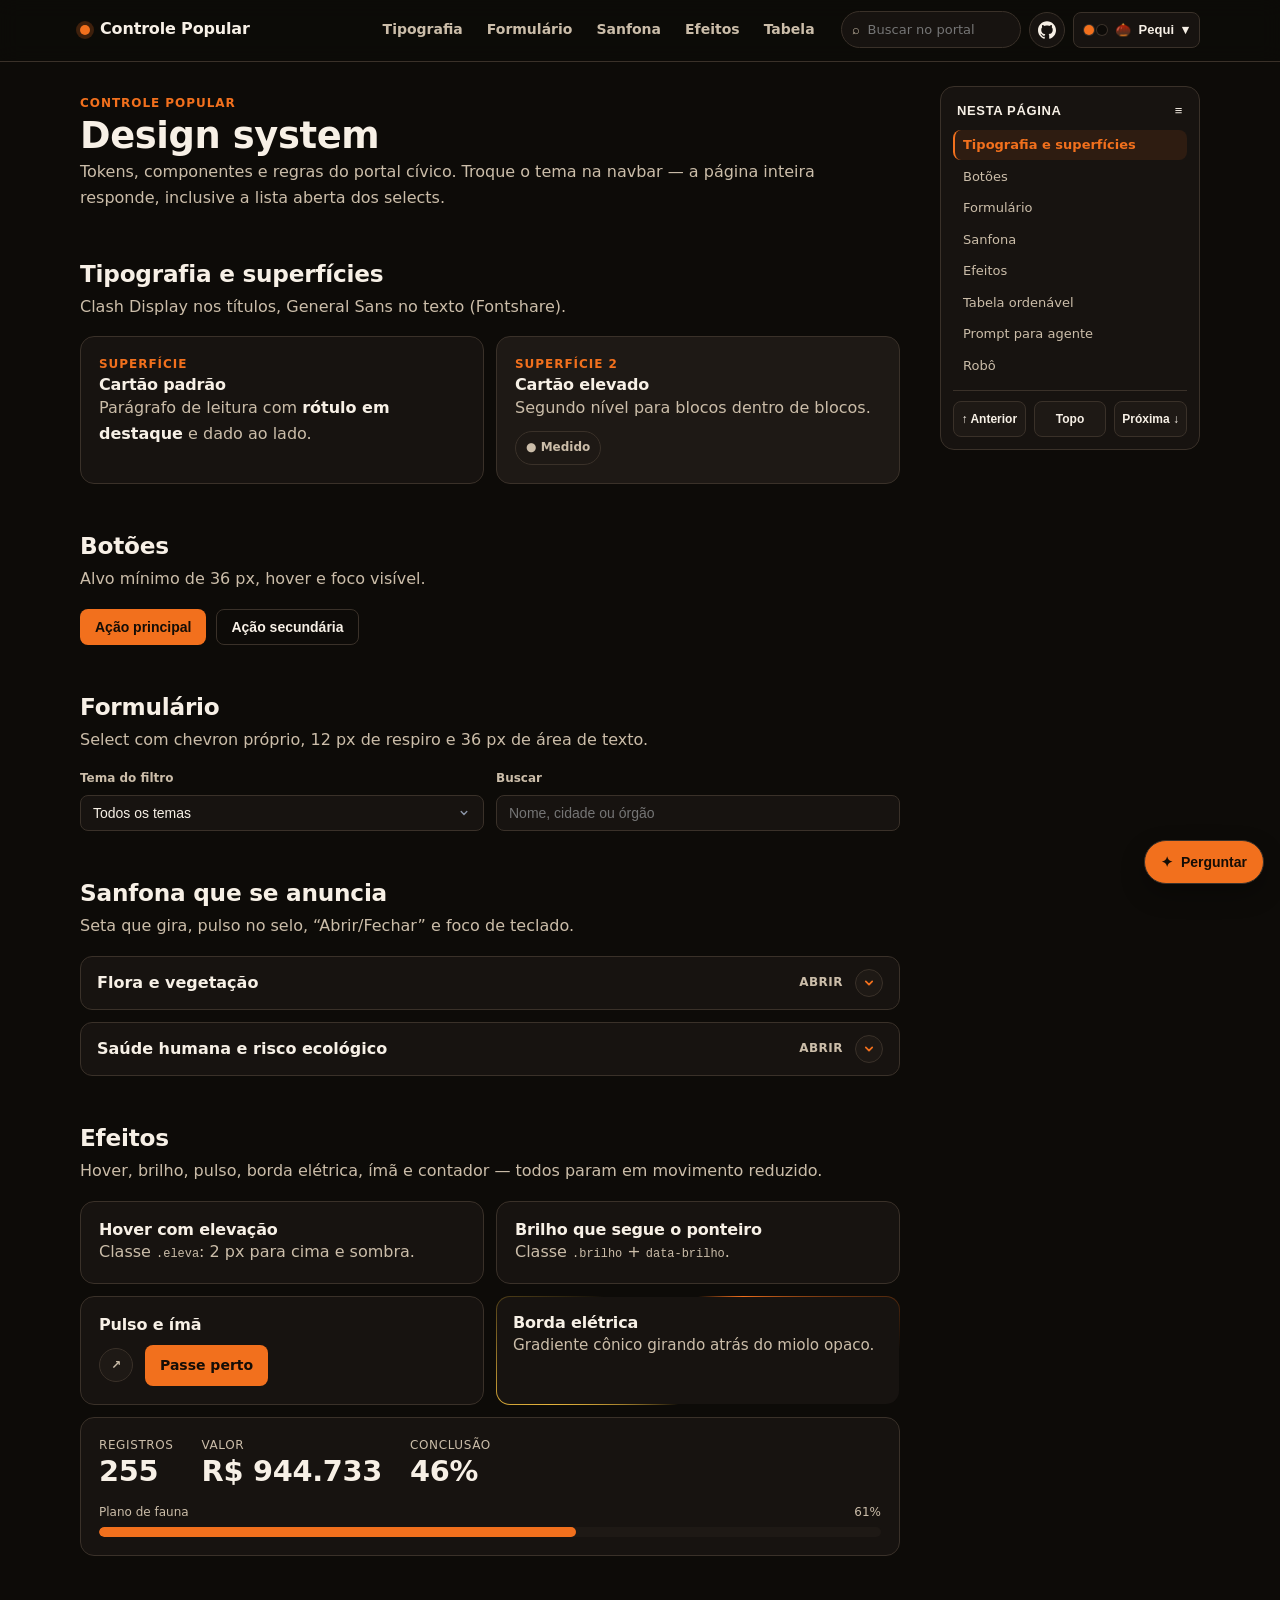
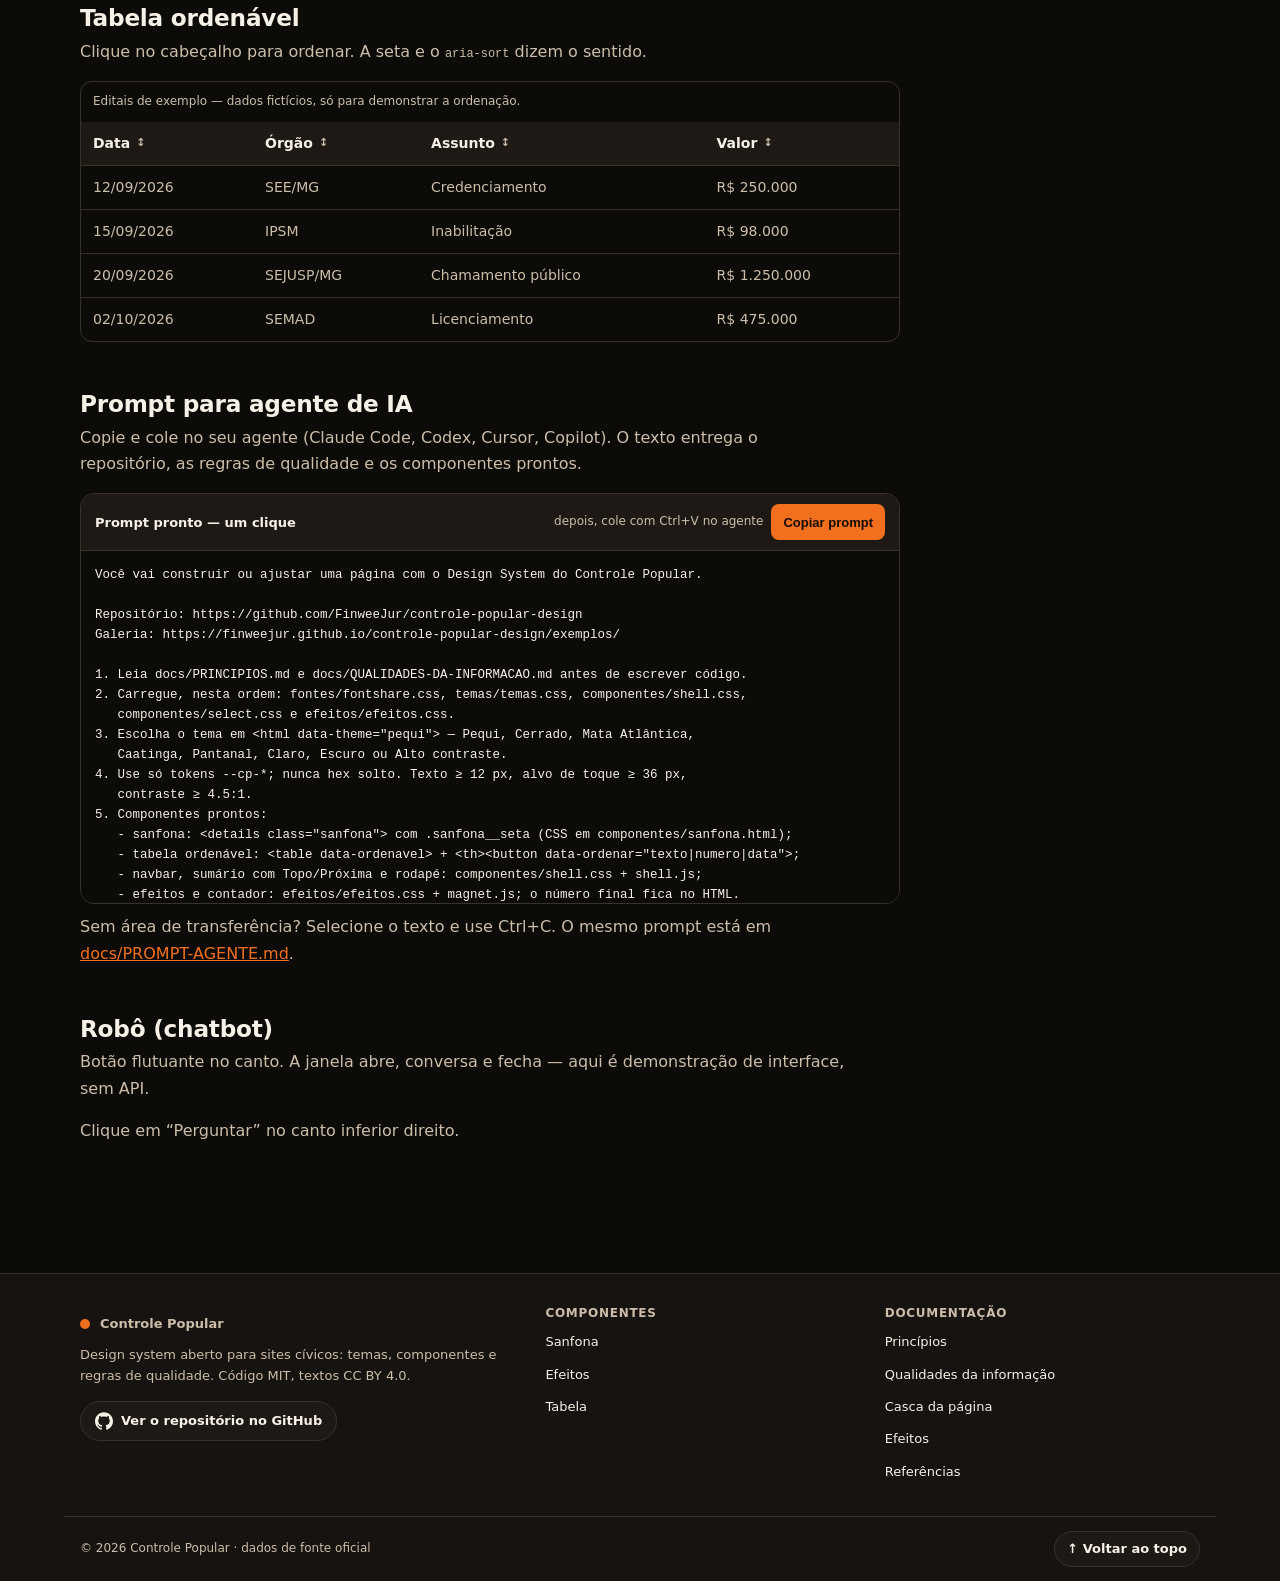
<file: exemplos/index.html>
<!doctype html>
<html lang="pt-BR" data-theme="pequi">
<head>
<meta charset="utf-8">
<meta name="viewport" content="width=device-width, initial-scale=1">
<link rel="icon" href="data:image/svg+xml,%3Csvg xmlns='http://www.w3.org/2000/svg' viewBox='0 0 32 32'%3E%3Crect width='32' height='32' rx='8' fill='%230d0b08'/%3E%3Ccircle cx='16' cy='16' r='6' fill='%23f2701d'/%3E%3C/svg%3E">
<title>Design System — Controle Popular</title>
<!--
  PÁGINA-MODELO DO DESIGN SYSTEM
  ==============================
  Esta galeria usa os componentes de verdade: navbar, sumário com Topo e
  Próxima seção, sanfona, efeitos, tabela ordenável, robô e rodapé.

  Ordem de carregamento:
    fontes/fontshare.css      → Clash Display + General Sans (Fontshare)
    temas/temas.css           → tokens dos 8 temas
    componentes/shell.css     → navbar, sumário, tabela, robô, rodapé
    componentes/select.css    → seta de <select> com respiro
    efeitos/efeitos.css       → hover, brilho, pulso, borda elétrica, barra
    efeitos/magnet.js         → ímã/brilho + contador
    componentes/shell.js      → scrollspy, ordenação, robô, progresso

  Sem JS e sem animação, o conteúdo continua correto: números no HTML,
  tabela na ordem do HTML, sumário como links.
-->
<link rel="stylesheet" href="../fontes/fontshare.css?v=20261118d">
<link rel="stylesheet" href="../temas/temas.css?v=20261118d">
<link rel="stylesheet" href="../componentes/shell.css?v=20261118d">
<link rel="stylesheet" href="../componentes/select.css?v=20261118d">
<link rel="stylesheet" href="../efeitos/efeitos.css?v=20261118d">
<style>
  * { box-sizing: border-box; }
  body { margin: 0; background: var(--cp-bg); color: var(--cp-text); line-height: 1.65; }
  h1, h2, h3 { line-height: 1.22; margin: 0; }
  h1 { font-size: clamp(1.6rem, 3.4vw, 2.3rem); }
  h2 { font-size: clamp(1.2rem, 2.4vw, 1.45rem); }
  h3 { font-size: 1rem; }
  p { margin: 0; }
  a { color: var(--cp-primary); }
  code { font-size: 0.92em; }
  .lead { color: var(--cp-text-soft); max-width: 48rem; }
  .kicker { color: var(--cp-primary); font-size: 12px; font-weight: 700;
    letter-spacing: 0.08em; text-transform: uppercase; }
  .secao { margin-top: 48px; scroll-margin-top: 84px; }
  .secao > header { display: grid; gap: 6px; margin-bottom: 16px; }
  .grade { display: grid; gap: 12px; }
  @media (min-width: 720px) { .grade--2 { grid-template-columns: 1fr 1fr; } }

  .cartao {
    background: var(--cp-surface);
    border: 1px solid var(--cp-border);
    border-radius: 14px;
    padding: 18px;
  }
  .cartao--2 { background: var(--cp-surface-2); }
  .selo {
    display: inline-flex; align-items: center; justify-content: center;
    min-width: 34px; min-height: 34px; padding: 0 10px; border-radius: 9999px;
    border: 1px solid var(--cp-border); background: var(--cp-surface-2);
    color: var(--cp-text-soft); font-size: 12px; font-weight: 700;
  }

  .botao {
    display: inline-flex; align-items: center; justify-content: center;
    min-height: 36px; padding: 8px 14px; border-radius: 8px;
    border: 1px solid transparent; font-size: 14px; font-weight: 700;
    text-decoration: none; cursor: pointer;
  }
  .botao--primario { background: var(--cp-primary); color: var(--cp-primary-ink); }
  .botao--primario:hover { filter: brightness(1.08); }
  .botao--contorno { background: transparent; color: var(--cp-text); border-color: var(--cp-border); }
  .botao--contorno:hover { border-color: var(--cp-primary); color: var(--cp-primary); }
  .botao:focus-visible { outline: 2px solid var(--cp-focus); outline-offset: 2px; }

  .campo { display: grid; gap: 6px; }
  .campo label { font-size: 12px; font-weight: 600; color: var(--cp-text-soft); }
  .campo input, .campo select {
    min-height: 36px; padding: 8px 12px; border-radius: 8px;
    border: 1px solid var(--cp-border); background-color: var(--cp-surface);
    color: var(--cp-text); font-size: 14px;
  }
  .campo select { padding-right: 2.25rem; }
  .campo input:focus-visible, .campo select:focus-visible {
    outline: 2px solid var(--cp-focus); outline-offset: 1px;
  }

  /* Sanfona (mesma anatomia de componentes/sanfona.html) */
  .sanfona { border: 1px solid var(--cp-border); border-radius: 12px;
    background: var(--cp-surface); transition: border-color 0.2s ease; }
  .sanfona:hover { border-color: color-mix(in srgb, var(--cp-primary) 60%, transparent); }
  .sanfona[open] { border-color: color-mix(in srgb, var(--cp-primary) 40%, transparent); }
  .sanfona > summary { display: flex; align-items: center; gap: 12px;
    padding: 12px 16px; border-radius: 12px; cursor: pointer; list-style: none;
    transition: background-color 0.2s ease; }
  .sanfona > summary::-webkit-details-marker { display: none; }
  .sanfona > summary:hover { background: color-mix(in srgb, var(--cp-surface-2) 60%, transparent); }
  .sanfona > summary:focus-visible { outline: 2px solid var(--cp-focus); outline-offset: 2px; }
  .sanfona__titulo { flex: 1; min-width: 0; font-weight: 600; }
  .sanfona__dica { display: none; font-size: 12px; font-weight: 600;
    text-transform: uppercase; letter-spacing: 0.04em; color: var(--cp-text-soft); }
  @media (min-width: 640px) { .sanfona__dica { display: inline; } }
  .sanfona[open] .sanfona__dica--abrir { display: none; }
  .sanfona:not([open]) .sanfona__dica--fechar { display: none; }
  .sanfona__seta { position: relative; display: inline-flex; flex-shrink: 0;
    align-items: center; justify-content: center; width: 28px; height: 28px;
    border: 1px solid var(--cp-border); border-radius: 9999px;
    background: var(--cp-surface-2); color: var(--cp-primary);
    transition: transform 0.2s ease, background-color 0.2s ease, border-color 0.2s ease; }
  .sanfona__seta svg { width: 16px; height: 16px; }
  .sanfona__seta::after { content: ""; position: absolute; inset: -2px;
    border: 2px solid var(--cp-primary); border-radius: inherit; opacity: 0;
    animation: anel 2.6s ease-out infinite; }
  .sanfona[open] .sanfona__seta { transform: rotate(180deg); border-color: var(--cp-primary); }
  .sanfona[open] .sanfona__seta::after { animation: none; opacity: 0; }
  .sanfona > summary:hover .sanfona__seta,
  .sanfona > summary:focus-visible .sanfona__seta {
    background: var(--cp-surface); border-color: var(--cp-primary); }
  @keyframes anel {
    0% { transform: scale(0.9); opacity: 0.45; }
    70%, 100% { transform: scale(1.35); opacity: 0; }
  }
  @media (prefers-reduced-motion: reduce) {
    .sanfona__seta, .sanfona__seta::after { animation: none; transition: none; }
  }
  .sanfona__corpo { border-top: 1px solid color-mix(in srgb, var(--cp-border) 60%, transparent);
    padding: 12px 16px 16px; color: var(--cp-text-soft); font-size: 0.95rem; }

  .numeros { display: flex; flex-wrap: wrap; gap: 28px; }
  .numero .rotulo { font-size: 12px; color: var(--cp-text-soft);
    text-transform: uppercase; letter-spacing: 0.05em; }
  .numero .valor { font-size: 1.8rem; line-height: 1.1; margin: 0; }
  .barra__rotulo { display: flex; justify-content: space-between; font-size: 12px;
    color: var(--cp-text-soft); margin-bottom: 4px; }
</style>
</head>
<body>
<a class="pular" href="#conteudo">Pular para o conteúdo</a>

<!-- ═══ NAVBAR ═══════════════════════════════════════════════════════════ -->
<header class="topo">
  <div class="topo__interno">
    <a class="topo__marca" href="#conteudo">
      <span class="ponto" aria-hidden="true"></span>
      Controle Popular
    </a>
    <nav class="topo__links" aria-label="Navegação principal">
      <a class="topo__link" href="#tipografia">Tipografia</a>
      <a class="topo__link" href="#formulario">Formulário</a>
      <a class="topo__link" href="#sanfona">Sanfona</a>
      <a class="topo__link" href="#efeitos">Efeitos</a>
      <a class="topo__link" href="#tabela">Tabela</a>
    </nav>
    <div class="topo__acoes">
      <label class="topo__busca">
        <span aria-hidden="true">⌕</span>
        <input type="search" placeholder="Buscar no portal" aria-label="Buscar no portal">
      </label>
      <a class="topo__github"
         href="https://github.com/FinweeJur/controle-popular-design"
         target="_blank" rel="noopener noreferrer"
         aria-label="Abrir o repositório no GitHub"
         title="Repositório no GitHub">
        <svg width="18" height="18" viewBox="0 0 24 24" fill="currentColor" aria-hidden="true"><path d="M12 .297c-6.63 0-12 5.373-12 12 0 5.303 3.438 9.8 8.205 11.385.6.113.82-.258.82-.577 0-.285-.01-1.04-.015-2.04-3.338.724-4.042-1.61-4.042-1.61C4.422 18.07 3.633 17.7 3.633 17.7c-1.087-.744.084-.729.084-.729 1.205.084 1.838 1.236 1.838 1.236 1.07 1.835 2.809 1.305 3.495.998.108-.776.417-1.305.76-1.605-2.665-.3-5.466-1.332-5.466-5.93 0-1.31.465-2.38 1.235-3.22-.135-.303-.54-1.523.105-3.176 0 0 1.005-.322 3.3 1.23.96-.267 1.98-.399 3-.405 1.02.006 2.04.138 3 .405 2.28-1.552 3.285-1.23 3.285-1.23.645 1.653.24 2.873.12 3.176.765.84 1.23 1.91 1.23 3.22 0 4.61-2.805 5.625-5.475 5.92.42.36.81 1.096.81 2.22 0 1.606-.015 2.896-.015 3.286 0 .315.21.69.825.57C20.565 22.092 24 17.592 24 12.297c0-6.627-5.373-12-12-12"/></svg>
      </a>
      <div class="temas" data-temas>
        <button class="temas__botao" type="button" data-temas-botao
                aria-expanded="false" aria-controls="temas-lista" aria-label="Tema do site">
          <span class="temas__bolinhas" data-temas-bolinhas aria-hidden="true"></span>
          <span data-temas-emoji aria-hidden="true">🌳</span>
          <span data-temas-nome>Pequi</span>
          <span aria-hidden="true">▾</span>
        </button>
        <ul class="temas__lista" id="temas-lista" data-temas-lista hidden></ul>
      </div>
      <button class="topo__menu" type="button" data-menu-toggle
              aria-expanded="false" aria-controls="gaveta" aria-label="Abrir menu">☰</button>
    </div>
  </div>
  <div class="topo__gaveta" id="gaveta" data-gaveta="false">
    <a href="#tipografia">Tipografia</a>
    <a href="#formulario">Formulário</a>
    <a href="#sanfona">Sanfona</a>
    <a href="#efeitos">Efeitos</a>
    <a href="#tabela">Tabela</a>
  </div>
  <div class="topo__progresso" data-progresso aria-hidden="true"></div>
</header>

<!-- ═══ CONTEÚDO + SUMÁRIO ═══════════════════════════════════════════════ -->
<main id="conteudo" class="pagina-grade">
  <div class="conteudo">
    <header class="secao" style="margin-top:8px">
      <p class="kicker">Controle Popular</p>
      <h1>Design system</h1>
      <p class="lead">
        Tokens, componentes e regras do portal cívico. Troque o tema na navbar —
        a página inteira responde, inclusive a lista aberta dos selects.
      </p>
    </header>

    <section class="secao" id="tipografia" aria-labelledby="h-tipografia">
      <header>
        <h2 id="h-tipografia" tabindex="-1">Tipografia e superfícies</h2>
        <p class="lead">Clash Display nos títulos, General Sans no texto (Fontshare).</p>
      </header>
      <div class="grade grade--2">
        <article class="cartao">
          <p class="kicker">Superfície</p>
          <h3>Cartão padrão</h3>
          <p style="color:var(--cp-text-soft)">Parágrafo de leitura com
            <strong style="color:var(--cp-text)">rótulo em destaque</strong> e dado ao lado.</p>
        </article>
        <article class="cartao cartao--2">
          <p class="kicker">Superfície 2</p>
          <h3>Cartão elevado</h3>
          <p style="color:var(--cp-text-soft)">Segundo nível para blocos dentro de blocos.</p>
          <p style="margin-top:10px"><span class="selo">● Medido</span></p>
        </article>
      </div>
    </section>

    <section class="secao" id="botoes" aria-labelledby="h-botoes">
      <header>
        <h2 id="h-botoes" tabindex="-1">Botões</h2>
        <p class="lead">Alvo mínimo de 36 px, hover e foco visível.</p>
      </header>
      <p style="display:flex;gap:10px;flex-wrap:wrap">
        <button class="botao botao--primario" type="button">Ação principal</button>
        <button class="botao botao--contorno" type="button">Ação secundária</button>
      </p>
    </section>

    <section class="secao" id="formulario" aria-labelledby="h-formulario">
      <header>
        <h2 id="h-formulario" tabindex="-1">Formulário</h2>
        <p class="lead">Select com chevron próprio, 12 px de respiro e 36 px de área de texto.</p>
      </header>
      <div class="grade grade--2">
        <div class="campo">
          <label for="filtro-tema">Tema do filtro</label>
          <select id="filtro-tema">
            <option>Todos os temas</option>
            <option>Barragens</option>
            <option>Licenciamento</option>
            <option>Terras</option>
          </select>
        </div>
        <div class="campo">
          <label for="filtro-busca">Buscar</label>
          <input id="filtro-busca" type="search" placeholder="Nome, cidade ou órgão">
        </div>
      </div>
    </section>

    <section class="secao" id="sanfona" aria-labelledby="h-sanfona">
      <header>
        <h2 id="h-sanfona" tabindex="-1">Sanfona que se anuncia</h2>
        <p class="lead">Seta que gira, pulso no selo, “Abrir/Fechar” e foco de teclado.</p>
      </header>
      <div class="grade">
        <details class="sanfona">
          <summary>
            <span class="sanfona__titulo">Flora e vegetação</span>
            <span class="sanfona__dica sanfona__dica--abrir" aria-hidden="true">Abrir</span>
            <span class="sanfona__dica sanfona__dica--fechar" aria-hidden="true">Fechar</span>
            <span class="sanfona__seta" aria-hidden="true">
              <svg viewBox="0 0 20 20" fill="none" stroke="currentColor" stroke-width="2.2"
                   stroke-linecap="round" stroke-linejoin="round"><path d="M6 8l4 4 4-4"/></svg>
            </span>
          </summary>
          <div class="sanfona__corpo">
            <p><strong style="color:var(--cp-text)">Estado geral.</strong>
              Conteúdo revelado ao abrir, com o rótulo em destaque e o dado logo ao lado.</p>
          </div>
        </details>
        <details class="sanfona">
          <summary>
            <span class="sanfona__titulo">Saúde humana e risco ecológico</span>
            <span class="sanfona__dica sanfona__dica--abrir" aria-hidden="true">Abrir</span>
            <span class="sanfona__dica sanfona__dica--fechar" aria-hidden="true">Fechar</span>
            <span class="sanfona__seta" aria-hidden="true">
              <svg viewBox="0 0 20 20" fill="none" stroke="currentColor" stroke-width="2.2"
                   stroke-linecap="round" stroke-linejoin="round"><path d="M6 8l4 4 4-4"/></svg>
            </span>
          </summary>
          <div class="sanfona__corpo"><p>Segundo bloco, fechado por padrão.</p></div>
        </details>
      </div>
    </section>

    <section class="secao" id="efeitos" aria-labelledby="h-efeitos">
      <header>
        <h2 id="h-efeitos" tabindex="-1">Efeitos</h2>
        <p class="lead">Hover, brilho, pulso, borda elétrica, ímã e contador — todos param em movimento reduzido.</p>
      </header>
      <div class="grade grade--2">
        <article class="cartao eleva">
          <h3>Hover com elevação</h3>
          <p style="color:var(--cp-text-soft)">Classe <code>.eleva</code>: 2 px para cima e sombra.</p>
        </article>
        <article class="cartao brilho" data-brilho>
          <h3>Brilho que segue o ponteiro</h3>
          <p style="color:var(--cp-text-soft)">Classe <code>.brilho</code> + <code>data-brilho</code>.</p>
        </article>
        <article class="cartao">
          <h3>Pulso e ímã</h3>
          <p style="display:flex;align-items:center;gap:12px;margin-top:10px">
            <span class="selo pulso" aria-hidden="true">↗</span>
            <a class="botao botao--primario magnet" data-magnet data-forca="0.3"
               data-afastamento="56" href="#efeitos">Passe perto</a>
          </p>
        </article>
        <article class="eletrico">
          <div class="eletrico__miolo">
            <h3>Borda elétrica</h3>
            <p style="color:var(--cp-text-soft);font-size:.95rem">
              Gradiente cônico girando atrás do miolo opaco.</p>
          </div>
        </article>
      </div>
      <div class="cartao" style="margin-top:12px">
        <div class="numeros">
          <div class="numero">
            <p class="rotulo">Registros</p>
            <p class="valor contador" data-contador="337">337</p>
          </div>
          <div class="numero">
            <p class="rotulo">Valor</p>
            <p class="valor contador" data-contador="1250000" data-prefixo="R$ ">R$ 1.250.000</p>
          </div>
          <div class="numero">
            <p class="rotulo">Conclusão</p>
            <p class="valor contador" data-contador="61" data-sufixo="%">61%</p>
          </div>
        </div>
        <div style="margin-top:16px">
          <div class="barra__rotulo"><span>Plano de fauna</span><span>61%</span></div>
          <div class="barra"><div class="barra__preenchida" style="--valor:61%"></div></div>
        </div>
      </div>
    </section>

    <section class="secao" id="tabela" aria-labelledby="h-tabela">
      <header>
        <h2 id="h-tabela" tabindex="-1">Tabela ordenável</h2>
        <p class="lead">Clique no cabeçalho para ordenar. A seta e o <code>aria-sort</code> dizem o sentido.</p>
      </header>
      <div class="tabela">
        <table data-ordenavel>
          <caption>Editais de exemplo — dados fictícios, só para demonstrar a ordenação.</caption>
          <thead>
            <tr>
              <th scope="col" aria-sort="none">
                <button type="button" data-ordenar="data">Data <span class="seta" aria-hidden="true">↕</span></button>
              </th>
              <th scope="col" aria-sort="none">
                <button type="button" data-ordenar="texto">Órgão <span class="seta" aria-hidden="true">↕</span></button>
              </th>
              <th scope="col" aria-sort="none">
                <button type="button" data-ordenar="texto">Assunto <span class="seta" aria-hidden="true">↕</span></button>
              </th>
              <th scope="col" aria-sort="none">
                <button type="button" data-ordenar="numero">Valor <span class="seta" aria-hidden="true">↕</span></button>
              </th>
            </tr>
          </thead>
          <tbody>
            <tr><td data-valor="12/09/2026">12/09/2026</td><td>SEE/MG</td><td>Credenciamento</td><td data-valor="250000">R$ 250.000</td></tr>
            <tr><td data-valor="15/09/2026">15/09/2026</td><td>IPSM</td><td>Inabilitação</td><td data-valor="98000">R$ 98.000</td></tr>
            <tr><td data-valor="20/09/2026">20/09/2026</td><td>SEJUSP/MG</td><td>Chamamento público</td><td data-valor="1250000">R$ 1.250.000</td></tr>
            <tr><td data-valor="02/10/2026">02/10/2026</td><td>SEMAD</td><td>Licenciamento</td><td data-valor="475000">R$ 475.000</td></tr>
          </tbody>
        </table>
      </div>
    </section>

    <section class="secao" id="prompt" aria-labelledby="h-prompt">
      <header>
        <h2 id="h-prompt" tabindex="-1">Prompt para agente de IA</h2>
        <p class="lead">
          Copie e cole no seu agente (Claude Code, Codex, Cursor, Copilot). O texto
          entrega o repositório, as regras de qualidade e os componentes prontos.
        </p>
      </header>
      <div class="prompt">
        <div class="prompt__topo">
          <strong>Prompt pronto — um clique</strong>
          <div class="prompt__acoes">
            <span class="prompt__dica">depois, cole com Ctrl+V no agente</span>
            <button class="prompt__copiar" type="button" data-copiar="#prompt-agente"
                    data-rotulo="Copiar prompt">Copiar prompt</button>
          </div>
        </div>
        <pre class="prompt__codigo" id="prompt-agente">Você vai construir ou ajustar uma página com o Design System do Controle Popular.

Repositório: https://github.com/FinweeJur/controle-popular-design
Galeria: https://finweejur.github.io/controle-popular-design/exemplos/

1. Leia docs/PRINCIPIOS.md e docs/QUALIDADES-DA-INFORMACAO.md antes de escrever código.
2. Carregue, nesta ordem: fontes/fontshare.css, temas/temas.css, componentes/shell.css,
   componentes/select.css e efeitos/efeitos.css.
3. Escolha o tema em &lt;html data-theme="pequi"&gt; — Pequi, Cerrado, Mata Atlântica,
   Caatinga, Pantanal, Claro, Escuro ou Alto contraste.
4. Use só tokens --cp-*; nunca hex solto. Texto ≥ 12 px, alvo de toque ≥ 36 px,
   contraste ≥ 4.5:1.
5. Componentes prontos:
   - sanfona: &lt;details class="sanfona"&gt; com .sanfona__seta (CSS em componentes/sanfona.html);
   - tabela ordenável: &lt;table data-ordenavel&gt; + &lt;th&gt;&lt;button data-ordenar="texto|numero|data"&gt;;
   - navbar, sumário com Topo/Próxima e rodapé: componentes/shell.css + shell.js;
   - efeitos e contador: efeitos/efeitos.css + magnet.js; o número final fica no HTML.
6. Toda animação para em prefers-reduced-motion; nada de biblioteca para efeito decorativo.
7. Entregue HTML/CSS funcionando sem build e explique quais componentes e regras usou.

Se faltar informação, pergunte antes de inventar número, fonte ou componente.</pre>
      </div>
      <p class="lead" style="margin-top:10px">
        Sem área de transferência? Selecione o texto e use Ctrl+C. O mesmo prompt
        está em
        <a href="https://github.com/FinweeJur/controle-popular-design/blob/main/docs/PROMPT-AGENTE.md">docs/PROMPT-AGENTE.md</a>.
      </p>
    </section>

    <section class="secao" id="robo" aria-labelledby="h-robo">
      <header>
        <h2 id="h-robo" tabindex="-1">Robô (chatbot)</h2>
        <p class="lead">Botão flutuante no canto. A janela abre, conversa e fecha — aqui é demonstração de interface, sem API.</p>
      </header>
      <p class="lead">Clique em “Perguntar” no canto inferior direito.</p>
    </section>
  </div>

  <!-- ═══ SUMÁRIO ═════════════════════════════════════════════════════════ -->
  <aside class="sumario" aria-label="Sumário desta página">
    <button class="sumario__titulo" type="button" data-sumario-toggle aria-expanded="true"
            aria-controls="sumario-lista">
      <span>Nesta página</span>
      <span aria-hidden="true">≡</span>
    </button>
    <ol class="sumario__lista" id="sumario-lista">
      <li><a href="#tipografia">Tipografia e superfícies</a></li>
      <li><a href="#botoes">Botões</a></li>
      <li><a href="#formulario">Formulário</a></li>
      <li><a href="#sanfona">Sanfona</a></li>
      <li><a href="#efeitos">Efeitos</a></li>
      <li><a href="#tabela">Tabela ordenável</a></li>
      <li><a href="#prompt">Prompt para agente</a></li>
      <li><a href="#robo">Robô</a></li>
    </ol>
    <div class="sumario__acoes">
      <button class="sumario__botao" type="button" data-acao="anterior">↑ Anterior</button>
      <button class="sumario__botao" type="button" data-acao="topo">Topo</button>
      <button class="sumario__botao" type="button" data-acao="proxima">Próxima ↓</button>
    </div>
  </aside>
</main>

<!-- ═══ RODAPÉ ═══════════════════════════════════════════════════════════ -->
<footer class="rodape">
  <div class="rodape__interno">
    <div>
      <p class="rodape__marca"><span class="ponto" aria-hidden="true"></span> Controle Popular</p>
      <p>Design system aberto para sites cívicos: temas, componentes e regras de
        qualidade. Código MIT, textos CC BY 4.0.</p>
      <a class="rodape__github"
         href="https://github.com/FinweeJur/controle-popular-design"
         target="_blank" rel="noopener noreferrer">
        <svg width="18" height="18" viewBox="0 0 24 24" fill="currentColor" aria-hidden="true"><path d="M12 .297c-6.63 0-12 5.373-12 12 0 5.303 3.438 9.8 8.205 11.385.6.113.82-.258.82-.577 0-.285-.01-1.04-.015-2.04-3.338.724-4.042-1.61-4.042-1.61C4.422 18.07 3.633 17.7 3.633 17.7c-1.087-.744.084-.729.084-.729 1.205.084 1.838 1.236 1.838 1.236 1.07 1.835 2.809 1.305 3.495.998.108-.776.417-1.305.76-1.605-2.665-.3-5.466-1.332-5.466-5.93 0-1.31.465-2.38 1.235-3.22-.135-.303-.54-1.523.105-3.176 0 0 1.005-.322 3.3 1.23.96-.267 1.98-.399 3-.405 1.02.006 2.04.138 3 .405 2.28-1.552 3.285-1.23 3.285-1.23.645 1.653.24 2.873.12 3.176.765.84 1.23 1.91 1.23 3.22 0 4.61-2.805 5.625-5.475 5.92.42.36.81 1.096.81 2.22 0 1.606-.015 2.896-.015 3.286 0 .315.21.69.825.57C20.565 22.092 24 17.592 24 12.297c0-6.627-5.373-12-12-12"/></svg>
        Ver o repositório no GitHub
      </a>
    </div>
    <div>
      <h3>Componentes</h3>
      <ul>
        <li><a href="../componentes/sanfona.html">Sanfona</a></li>
        <li><a href="../componentes/efeitos.html">Efeitos</a></li>
        <li><a href="../componentes/tabela.html">Tabela</a></li>
      </ul>
    </div>
    <div>
      <h3>Documentação</h3>
      <ul>
        <li><a href="https://github.com/FinweeJur/controle-popular-design/blob/main/docs/PRINCIPIOS.md">Princípios</a></li>
        <li><a href="https://github.com/FinweeJur/controle-popular-design/blob/main/docs/QUALIDADES-DA-INFORMACAO.md">Qualidades da informação</a></li>
        <li><a href="https://github.com/FinweeJur/controle-popular-design/blob/main/docs/CASCA.md">Casca da página</a></li>
        <li><a href="https://github.com/FinweeJur/controle-popular-design/blob/main/docs/EFEITOS.md">Efeitos</a></li>
        <li><a href="https://github.com/FinweeJur/controle-popular-design/blob/main/docs/REFERENCIAS.md">Referências</a></li>
      </ul>
    </div>
  </div>
  <div class="rodape__base">
    <span>© 2026 Controle Popular · dados de fonte oficial</span>
    <a class="rodape__topo" href="#conteudo">↑ Voltar ao topo</a>
  </div>
</footer>

<!-- ═══ ROBÔ ═════════════════════════════════════════════════════════════ -->
<div class="robo" data-robo>
  <div class="robo__painel" data-robo-painel data-aberto="false" role="dialog"
       aria-label="Assistente do portal" aria-modal="false">
    <div class="robo__cabecalho">
      <strong>Perguntar ao portal</strong>
      <button class="robo__fechar" type="button" data-robo-fechar aria-label="Fechar">×</button>
    </div>
    <div class="robo__mensagens" data-robo-mensagens aria-live="polite">
      <p class="robo__bolha robo__bolha--robo">
        Olá. Pergunte sobre editais, barragens ou gastos públicos. Respondo com a fonte.
      </p>
      <p class="robo__bolha robo__bolha--robo" data-robo-pensando hidden aria-label="Consultando">
        <span class="orbe" aria-hidden="true"><span></span><span></span><span></span></span>
      </p>
    </div>
    <form class="robo__form" data-robo-form>
      <input data-robo-input type="text" placeholder="Escreva sua pergunta" aria-label="Sua pergunta">
      <button type="submit">Enviar</button>
    </form>
    <p class="robo__nota">Demonstração de interface — não consulta dados.</p>
  </div>
  <button class="robo__botao" type="button" data-robo-toggle aria-expanded="false">
    <span aria-hidden="true">✦</span> Perguntar
  </button>
</div>

<script src="../efeitos/magnet.js?v=20261118d" defer></script>
<script src="../componentes/shell.js?v=20261118d" defer></script>
<script>
  // Temas: lista espelhada de temas/temas.json (fetch não lê file://).
  const TEMAS = [
    { id: "pequi", nome: "Pequi", emoji: "🌰", cor: "#f2701d", cor2: "#0d0b08", desc: "Laranja & preto" },
    { id: "cerrado", nome: "Cerrado", emoji: "🌾", cor: "#c97b5a", cor2: "#ffc300", desc: "Terracota & ipê" },
    { id: "mata-atlantica", nome: "Mata Atlântica", emoji: "🌿", cor: "#3a6b35", cor2: "#ffd700", desc: "Verde-serra & dourado" },
    { id: "caatinga", nome: "Caatinga", emoji: "🌵", cor: "#d97724", cor2: "#eab308", desc: "Âmbar & sol do sertão" },
    { id: "pantanal", nome: "Pantanal", emoji: "🦜", cor: "#0284c7", cor2: "#f59e0b", desc: "Azul-águas & tuiuiú" },
    { id: "light", nome: "Claro", emoji: "☀️", cor: "#12467b", cor2: "#f7f8fa", desc: "Azul & branco" },
    { id: "dark", nome: "Escuro", emoji: "🌙", cor: "#4a90d9", cor2: "#0b1220", desc: "Azul-noite & grafite" },
    { id: "high-contrast", nome: "Alto contraste", emoji: "◐", cor: "#000000", cor2: "#ffffff", desc: "Preto & branco puro" },
  ];

  const raizTemas = document.querySelector("[data-temas]");
  const botaoTemas = raizTemas.querySelector("[data-temas-botao]");
  const listaTemas = raizTemas.querySelector("[data-temas-lista]");
  const bolinhasEl = raizTemas.querySelector("[data-temas-bolinhas]");
  const emojiEl = raizTemas.querySelector("[data-temas-emoji]");
  const nomeEl = raizTemas.querySelector("[data-temas-nome]");

  function bolinhas(t) {
    return '<span class="temas__bolinha" style="background:' + t.cor + '"></span>' +
           '<span class="temas__bolinha" style="background:' + t.cor2 + '"></span>';
  }

  TEMAS.forEach(function (t) {
    const li = document.createElement("li");
    const b = document.createElement("button");
    b.type = "button";
    b.className = "temas__opcao";
    b.dataset.tema = t.id;
    b.setAttribute("aria-pressed", "false");
    b.innerHTML =
      '<span class="temas__bolinhas" aria-hidden="true">' + bolinhas(t) + "</span>" +
      '<span class="emoji" aria-hidden="true">' + t.emoji + "</span>" +
      '<span><span class="nome">' + t.nome + "</span><br>" +
      '<span class="desc">' + t.desc + "</span></span>";
    b.addEventListener("click", function () {
      aplicar(t.id);
      fechar();
      botaoTemas.focus();
    });
    li.appendChild(b);
    listaTemas.appendChild(li);
  });

  function aplicar(id) {
    const t = TEMAS.find(function (x) { return x.id === id; }) || TEMAS[0];
    document.documentElement.dataset.theme = t.id;
    localStorage.setItem("ds-tema", t.id);
    bolinhasEl.innerHTML = bolinhas(t);
    emojiEl.textContent = t.emoji;
    nomeEl.textContent = t.nome;
    Array.prototype.forEach.call(
      listaTemas.querySelectorAll("[data-tema]"),
      function (b) {
        b.setAttribute("aria-pressed", String(b.dataset.tema === t.id));
      }
    );
  }

  function abrir() {
    listaTemas.hidden = false;
    botaoTemas.setAttribute("aria-expanded", "true");
  }
  function fechar() {
    listaTemas.hidden = true;
    botaoTemas.setAttribute("aria-expanded", "false");
  }
  botaoTemas.addEventListener("click", function () {
    if (listaTemas.hidden) abrir(); else fechar();
  });
  document.addEventListener("click", function (ev) {
    if (!raizTemas.contains(ev.target)) fechar();
  });
  document.addEventListener("keydown", function (ev) {
    if (ev.key === "Escape") fechar();
  });

  aplicar(localStorage.getItem("ds-tema") || "pequi");

  /* Copiar prompt: muda o rótulo para "Copiado ✓" por 2 s. */
  Array.prototype.forEach.call(
    document.querySelectorAll("[data-copiar]"),
    function (btn) {
      btn.addEventListener("click", async function () {
        const alvo = document.querySelector(btn.dataset.copiar);
        if (!alvo) return;
        const texto = alvo.textContent.trim();
        let ok = false;
        try {
          await navigator.clipboard.writeText(texto);
          ok = true;
        } catch {
          const area = document.createElement("textarea");
          area.value = texto;
          area.setAttribute("readonly", "");
          area.style.position = "fixed";
          area.style.opacity = "0";
          document.body.appendChild(area);
          area.select();
          try { ok = document.execCommand("copy"); } catch { ok = false; }
          document.body.removeChild(area);
        }
        const rotulo = btn.dataset.rotulo || btn.textContent;
        btn.textContent = ok ? "Copiado ✓" : "Selecione e Ctrl+C";
        btn.classList.toggle("copiado", ok);
        setTimeout(function () {
          btn.textContent = rotulo;
          btn.classList.remove("copiado");
        }, 2000);
      });
    }
  );
</script>
</body>
</html>
</file>
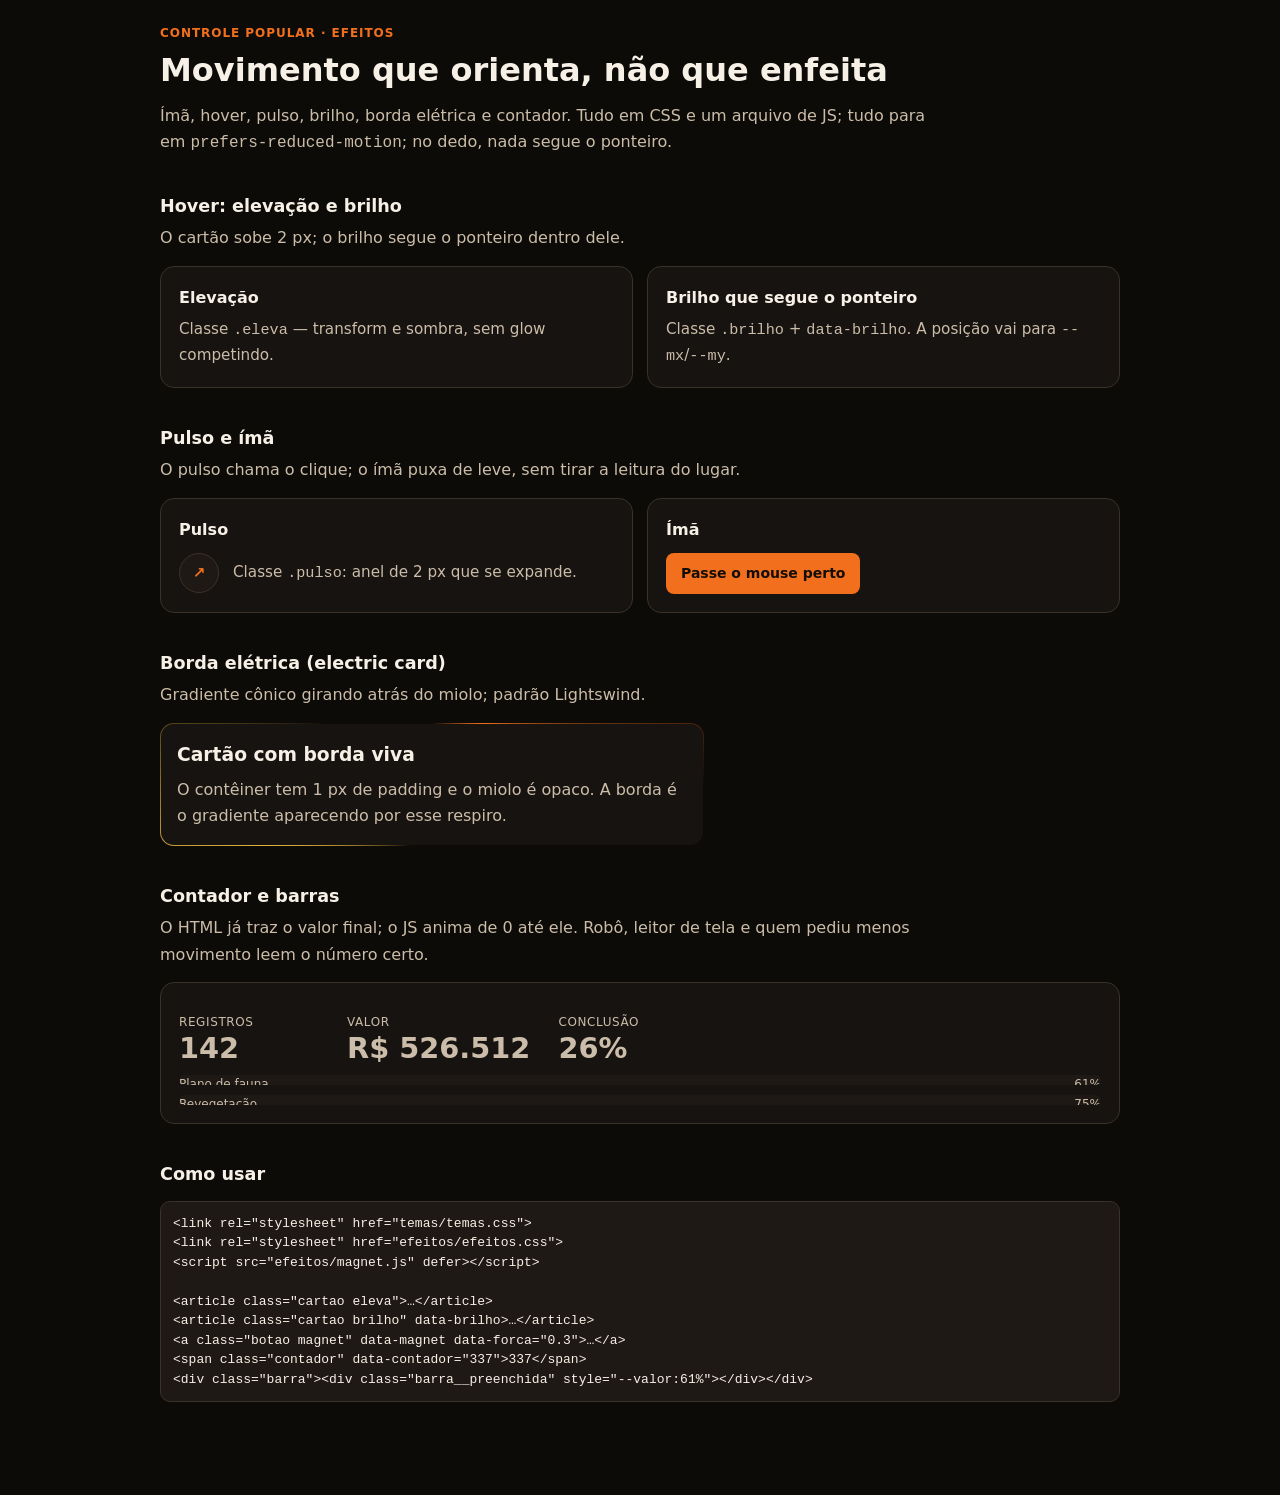
<file: componentes/efeitos.html>
<!doctype html>
<html lang="pt-BR" data-theme="pequi">
<head>
<meta charset="utf-8">
<meta name="viewport" content="width=device-width, initial-scale=1">
<link rel="icon" href="data:image/svg+xml,%3Csvg xmlns='http://www.w3.org/2000/svg' viewBox='0 0 32 32'%3E%3Crect width='32' height='32' rx='8' fill='%230d0b08'/%3E%3Ccircle cx='16' cy='16' r='6' fill='%23f2701d'/%3E%3C/svg%3E">
<title>Efeitos — Design System do Controle Popular</title>
<!--
  EFEITOS: ímã, hover, pulso, brilho, borda elétrica e contador.
  ==============================================================
  Abre direto no navegador. Depende de:
    ../temas/temas.css      → tokens de cor do tema
    ../efeitos/efeitos.css  → classes de efeito
    ../efeitos/magnet.js    → ponteiro (ímã/brilho) + contador e barra

  Regra de ouro: efeito é decoração. Sem JS e sem animação, o conteúdo
  continua correto — inclusive os números, que já estão no HTML.
-->
<link rel="stylesheet" href="../temas/temas.css">
<link rel="stylesheet" href="../efeitos/efeitos.css">
<style>
  * { box-sizing: border-box; }
  body {
    margin: 0; background: var(--cp-bg); color: var(--cp-text);
    font: 16px/1.65 system-ui, -apple-system, "Segoe UI", Roboto, sans-serif;
  }
  main { max-width: 62rem; margin: 0 auto; padding: 24px 16px 96px; }
  h1 { font-size: clamp(1.4rem, 3vw, 2rem); margin: 0 0 6px; }
  h2 { font-size: 1.1rem; margin: 0 0 4px; }
  p { margin: 0; }
  .lead { color: var(--cp-text-soft); max-width: 48rem; }
  .kicker { color: var(--cp-primary); font-size: 12px; font-weight: 700;
    letter-spacing: .08em; text-transform: uppercase; }
  .secao { margin-top: 36px; }
  .grade { display: grid; gap: 14px; margin-top: 14px; }
  @media (min-width: 760px) { .grade--2 { grid-template-columns: 1fr 1fr; } }
  .cartao {
    background: var(--cp-surface); border: 1px solid var(--cp-border);
    border-radius: 14px; padding: 18px;
  }
  .cartao h3 { margin: 0 0 6px; font-size: 1rem; }
  .cartao p { color: var(--cp-text-soft); font-size: .95rem; }
  .botao {
    display: inline-flex; align-items: center; justify-content: center;
    min-height: 36px; padding: 8px 14px; border-radius: 8px; border: 1px solid transparent;
    background: var(--cp-primary); color: var(--cp-primary-ink);
    font-size: 14px; font-weight: 700; cursor: pointer; text-decoration: none;
  }
  .selo {
    display: inline-flex; align-items: center; justify-content: center;
    width: 40px; height: 40px; border-radius: 9999px;
    background: var(--cp-surface-2); border: 1px solid var(--cp-border);
    color: var(--cp-primary); font-weight: 800;
  }
  .numeros { display: flex; flex-wrap: wrap; gap: 28px; margin-top: 12px; }
  .numero { min-width: 140px; }
  .numero .rotulo { font-size: 12px; color: var(--cp-text-soft); text-transform: uppercase; letter-spacing: .05em; }
  .numero .valor { font-size: 1.8rem; line-height: 1.1; }
  .barra { margin-top: 10px; }
  .barra__rotulo { display: flex; justify-content: space-between; font-size: 12px; color: var(--cp-text-soft); margin-bottom: 4px; }
  pre {
    margin: 12px 0 0; padding: 12px; overflow-x: auto; border-radius: 10px;
    background: var(--cp-surface-2); border: 1px solid var(--cp-border);
    font-size: 13px; line-height: 1.5;
  }
</style>
</head>
<body>
<main>
  <header>
    <p class="kicker">Controle Popular · efeitos</p>
    <h1>Movimento que orienta, não que enfeita</h1>
    <p class="lead">
      Ímã, hover, pulso, brilho, borda elétrica e contador. Tudo em CSS e um
      arquivo de JS; tudo para em <code>prefers-reduced-motion</code>; no dedo,
      nada segue o ponteiro.
    </p>
  </header>

  <section class="secao" aria-labelledby="e-hover">
    <h2 id="e-hover">Hover: elevação e brilho</h2>
    <p class="lead">O cartão sobe 2 px; o brilho segue o ponteiro dentro dele.</p>
    <div class="grade grade--2">
      <article class="cartao eleva">
        <h3>Elevação</h3>
        <p>Classe <code>.eleva</code> — transform e sombra, sem glow competindo.</p>
      </article>
      <article class="cartao brilho" data-brilho>
        <h3>Brilho que segue o ponteiro</h3>
        <p>Classe <code>.brilho</code> + <code>data-brilho</code>. A posição vai
          para <code>--mx</code>/<code>--my</code>.</p>
      </article>
    </div>
  </section>

  <section class="secao" aria-labelledby="e-pulso">
    <h2 id="e-pulso">Pulso e ímã</h2>
    <p class="lead">O pulso chama o clique; o ímã puxa de leve, sem tirar a leitura do lugar.</p>
    <div class="grade grade--2">
      <article class="cartao">
        <h3>Pulso</h3>
        <p style="display:flex;align-items:center;gap:14px;margin-top:10px">
          <span class="selo pulso" aria-hidden="true">↗</span>
          <span>Classe <code>.pulso</code>: anel de 2 px que se expande.</span>
        </p>
      </article>
      <article class="cartao">
        <h3>Ímã</h3>
        <p style="margin-top:10px">
          <a class="botao magnet" data-magnet data-forca="0.3" data-afastamento="60" href="#e-pulso">
            Passe o mouse perto
          </a>
        </p>
      </article>
    </div>
  </section>

  <section class="secao" aria-labelledby="e-eletrico">
    <h2 id="e-eletrico">Borda elétrica (electric card)</h2>
    <p class="lead">Gradiente cônico girando atrás do miolo; padrão Lightswind.</p>
    <div class="eletrico" style="margin-top:14px;max-width:34rem">
      <div class="eletrico__miolo">
        <h3 style="margin:0 0 6px">Cartão com borda viva</h3>
        <p style="color:var(--cp-text-soft);margin:0">
          O contêiner tem 1 px de padding e o miolo é opaco. A borda é o
          gradiente aparecendo por esse respiro.
        </p>
      </div>
    </div>
  </section>

  <section class="secao" aria-labelledby="e-contador">
    <h2 id="e-contador">Contador e barras</h2>
    <p class="lead">
      O HTML já traz o valor final; o JS anima de 0 até ele. Robô, leitor de tela
      e quem pediu menos movimento leem o número certo.
    </p>
    <div class="cartao" style="margin-top:14px">
      <div class="numeros">
        <div class="numero">
          <p class="rotulo">Registros</p>
          <p class="valor contador" data-contador="337">337</p>
        </div>
        <div class="numero">
          <p class="rotulo">Valor</p>
          <p class="valor contador" data-contador="1250000" data-prefixo="R$ ">R$ 1.250.000</p>
        </div>
        <div class="numero">
          <p class="rotulo">Conclusão</p>
          <p class="valor contador" data-contador="61" data-sufixo="%">61%</p>
        </div>
      </div>

      <div class="barra">
        <div class="barra__rotulo"><span>Plano de fauna</span><span>61%</span></div>
        <div class="barra"><div class="barra__preenchida" style="--valor:61%"></div></div>
      </div>
      <div class="barra">
        <div class="barra__rotulo"><span>Revegetação</span><span>75%</span></div>
        <div class="barra"><div class="barra__preenchida" style="--valor:75%"></div></div>
      </div>
    </div>
  </section>

  <section class="secao" aria-labelledby="e-codigo">
    <h2 id="e-codigo">Como usar</h2>
    <pre>&lt;link rel="stylesheet" href="temas/temas.css"&gt;
&lt;link rel="stylesheet" href="efeitos/efeitos.css"&gt;
&lt;script src="efeitos/magnet.js" defer&gt;&lt;/script&gt;

&lt;article class="cartao eleva"&gt;…&lt;/article&gt;
&lt;article class="cartao brilho" data-brilho&gt;…&lt;/article&gt;
&lt;a class="botao magnet" data-magnet data-forca="0.3"&gt;…&lt;/a&gt;
&lt;span class="contador" data-contador="337"&gt;337&lt;/span&gt;
&lt;div class="barra"&gt;&lt;div class="barra__preenchida" style="--valor:61%"&gt;&lt;/div&gt;&lt;/div&gt;</pre>
  </section>
</main>
<script src="../efeitos/magnet.js" defer></script>
</body>
</html>
</file>
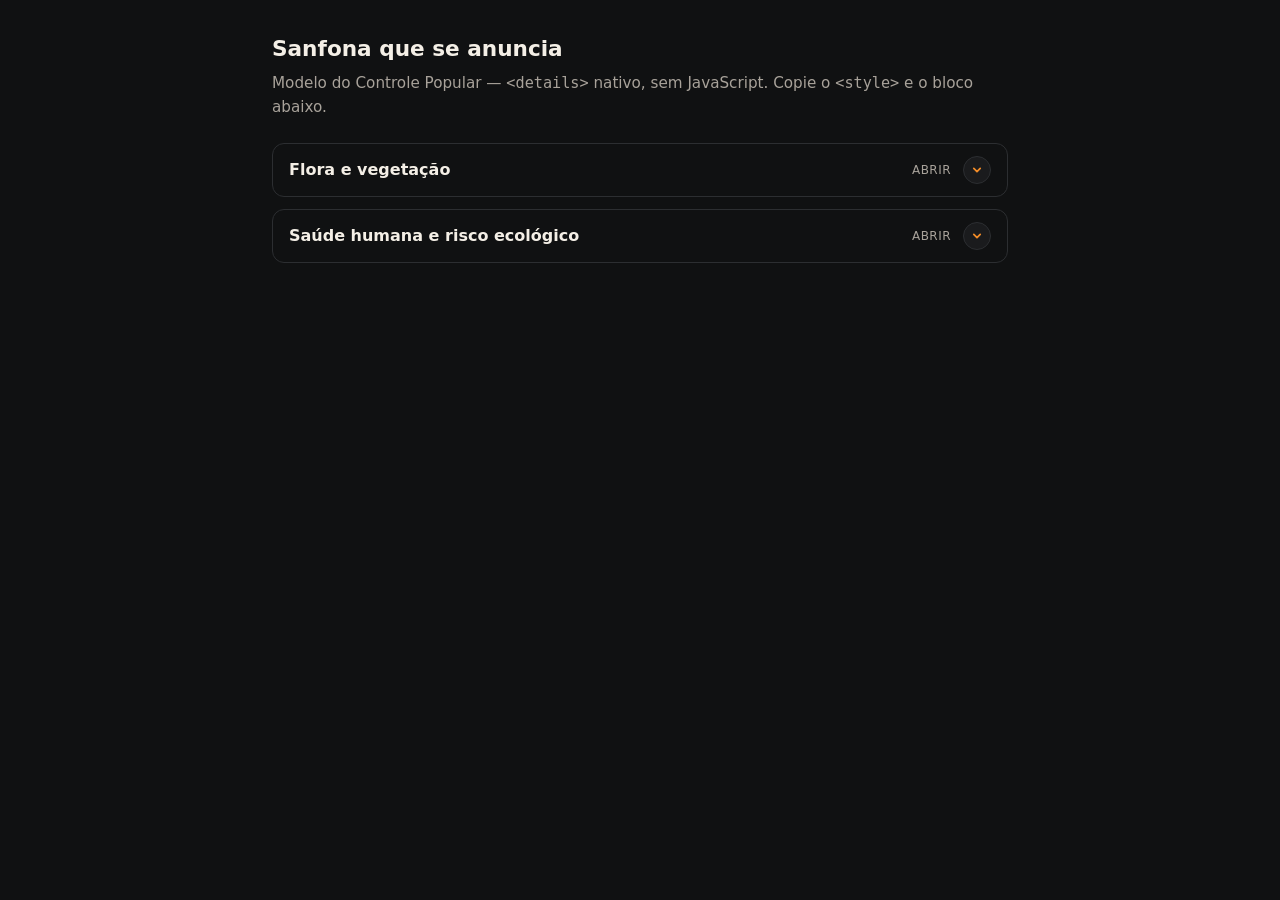
<file: componentes/sanfona.html>
<!doctype html>
<html lang="pt-BR">
<head>
<meta charset="utf-8">
<meta name="viewport" content="width=device-width, initial-scale=1">
<link rel="icon" href="data:image/svg+xml,%3Csvg xmlns='http://www.w3.org/2000/svg' viewBox='0 0 32 32'%3E%3Crect width='32' height='32' rx='8' fill='%230d0b08'/%3E%3Ccircle cx='16' cy='16' r='6' fill='%23f2701d'/%3E%3C/svg%3E">
<title>Sanfona que se anuncia — modelo do Controle Popular</title>
<!--
  SANFONA DO DESIGN SYSTEM — CONTROLE POPULAR
  =================================================
  Arquivo ÚNICO, sem build, sem JavaScript e sem dependência externa.
  Copie o bloco <style> e o <details> para qualquer site.

  Por que existe (dono, 18/11/2026): na auditoria do Paraopeba os blocos de
  tema eram <summary> só com texto. Nada dizia que ali dentro havia conteúdo —
  sem seta, sem hover, sem cara de botão, o leitor passava reto.

  O que a sanfona precisa ter, sempre (regra 5.21 do AGENTS.md):
  1. a LINHA INTEIRA é o alvo do clique (summary), com cursor de botão;
  2. hover e foco visíveis (fundo e borda);
  3. SETA para baixo que gira 180° quando abre;
  4. PULSO suave no selo da seta enquanto fechada — respeitando
     prefers-reduced-motion;
  5. microtexto "Abrir/Fechar" no desktop, para quem não lê o ícone;
  6. nada de JavaScript: <details> nativo funciona sem hidratação.

  Este arquivo é a versão canônica para outros sites. O portal mantém uma
  cópia em docs/design-system/sanfona.modelo.html e o componente React em
  apps/web/app/components/sistema/SanfonaTema.tsx.

  Tokens: troque os valores de :root pelos do seu site. As únicas variáveis
  usadas são --sf-fundo, --sf-fundo-2, --sf-borda, --sf-texto, --sf-texto-fraco,
  --sf-acento e --sf-raio.
-->
<style>
  :root {
    color-scheme: dark;
    --sf-fundo: #101112;
    --sf-fundo-2: #1a1b1d;
    --sf-borda: #2c2e31;
    --sf-texto: #f4efe6;
    --sf-texto-fraco: #a8a29a;
    --sf-acento: #f28c28;
    --sf-raio: 12px;
    --sf-espaco: 16px;
  }

  * { box-sizing: border-box; }
  body {
    margin: 0;
    padding: 32px 16px 96px;
    background: var(--sf-fundo);
    color: var(--sf-texto);
    font: 16px/1.6 system-ui, -apple-system, "Segoe UI", Roboto, sans-serif;
  }
  main { max-width: 46rem; margin: 0 auto; }
  h1 { font-size: 1.35rem; margin: 0 0 4px; }
  .nota { color: var(--sf-texto-fraco); font-size: 0.95rem; margin: 0 0 24px; }
  .pilha { display: grid; gap: 12px; }

  /* ── 1. O contêiner ──────────────────────────────────────────────────── */
  .sanfona {
    border: 1px solid var(--sf-borda);
    border-radius: var(--sf-raio);
    background: var(--sf-fundo);
    transition: border-color 0.2s ease;
  }
  .sanfona:hover { border-color: color-mix(in srgb, var(--sf-acento) 60%, transparent); }
  .sanfona[open] { border-color: color-mix(in srgb, var(--sf-acento) 40%, transparent); }

  /* ── 2. A linha clicável (alvo real do <details>) ────────────────────── */
  .sanfona > summary {
    display: flex;
    align-items: center;
    gap: 12px;
    padding: 12px var(--sf-espaco);
    border-radius: var(--sf-raio);
    cursor: pointer;
    list-style: none;
    transition: background-color 0.2s ease;
  }
  .sanfona > summary::-webkit-details-marker { display: none; }
  .sanfona > summary:hover { background: color-mix(in srgb, var(--sf-fundo-2) 60%, transparent); }
  .sanfona > summary:focus-visible {
    outline: 2px solid var(--sf-acento);
    outline-offset: 2px;
  }

  .sanfona__titulo { flex: 1; min-width: 0; font-weight: 600; }

  /* Microtexto "Abrir/Fechar": some no celular, onde a seta basta. */
  .sanfona__dica {
    font-size: 12px;
    text-transform: uppercase;
    letter-spacing: 0.04em;
    color: var(--sf-texto-fraco);
    display: none;
  }
  @media (min-width: 640px) { .sanfona__dica { display: inline; } }
  .sanfona[open] .sanfona__dica--abrir { display: none; }
  .sanfona:not([open]) .sanfona__dica--fechar { display: none; }

  /* ── 3. O selo da seta: gira ao abrir e pulsa enquanto fechado ───────── */
  .sanfona__seta {
    position: relative;
    display: inline-flex;
    flex-shrink: 0;
    align-items: center;
    justify-content: center;
    width: 28px;
    height: 28px;
    border: 1px solid var(--sf-borda);
    border-radius: 9999px;
    background: var(--sf-fundo-2);
    color: var(--sf-acento);
    transition: transform 0.2s ease, background-color 0.2s ease, border-color 0.2s ease;
  }
  .sanfona__seta svg { width: 16px; height: 16px; }

  /* O pulso é só o anel: o fundo fica livre para o hover. */
  .sanfona__seta::after {
    content: "";
    position: absolute;
    inset: -2px;
    border: 2px solid var(--sf-acento);
    border-radius: inherit;
    opacity: 0;
    animation: sf-anel 2.6s ease-out infinite;
  }
  .sanfona[open] .sanfona__seta {
    transform: rotate(180deg);
    border-color: var(--sf-acento);
  }
  .sanfona[open] .sanfona__seta::after { animation: none; opacity: 0; }
  .sanfona > summary:hover .sanfona__seta,
  .sanfona > summary:focus-visible .sanfona__seta {
    background: var(--sf-fundo);
    border-color: var(--sf-acento);
  }

  @keyframes sf-anel {
    0%   { transform: scale(0.9);  opacity: 0.45; }
    70%, 100% { transform: scale(1.35); opacity: 0; }
  }
  /* Movimento é escolha: quem pediu menos animação não recebe pulso. */
  @media (prefers-reduced-motion: reduce) {
    .sanfona__seta::after { animation: none; }
    .sanfona__seta { transition: none; }
  }

  /* ── 4. O corpo revelado ─────────────────────────────────────────────── */
  .sanfona__corpo {
    border-top: 1px solid color-mix(in srgb, var(--sf-borda) 60%, transparent);
    padding: 12px var(--sf-espaco) var(--sf-espaco);
    color: var(--sf-texto-fraco);
    font-size: 0.95rem;
  }
  .sanfona__corpo p { margin: 0 0 10px; }
  .sanfona__corpo strong { color: var(--sf-texto); font-weight: 600; }
</style>
</head>
<body>
<main>
  <h1>Sanfona que se anuncia</h1>
  <p class="nota">
    Modelo do Controle Popular — <code>&lt;details&gt;</code> nativo, sem
    JavaScript. Copie o <code>&lt;style&gt;</code> e o bloco abaixo.
  </p>

  <div class="pilha">
    <details class="sanfona">
      <summary>
        <span class="sanfona__titulo">Flora e vegetação</span>
        <span class="sanfona__dica sanfona__dica--abrir" aria-hidden="true">Abrir</span>
        <span class="sanfona__dica sanfona__dica--fechar" aria-hidden="true">Fechar</span>
        <span class="sanfona__seta" aria-hidden="true">
          <svg viewBox="0 0 20 20" fill="none" stroke="currentColor" stroke-width="2.2"
               stroke-linecap="round" stroke-linejoin="round">
            <path d="M6 8l4 4 4-4"/>
          </svg>
        </span>
      </summary>
      <div class="sanfona__corpo">
        <p><strong>Estado geral.</strong> Exemplo de conteúdo revelado: parágrafos curtos,
          com o rótulo em destaque e o dado logo ao lado.</p>
        <p><strong>Números-chave.</strong> Aqui entram os números medidos da página.</p>
      </div>
    </details>

    <details class="sanfona">
      <summary>
        <span class="sanfona__titulo">Saúde humana e risco ecológico</span>
        <span class="sanfona__dica sanfona__dica--abrir" aria-hidden="true">Abrir</span>
        <span class="sanfona__dica sanfona__dica--fechar" aria-hidden="true">Fechar</span>
        <span class="sanfona__seta" aria-hidden="true">
          <svg viewBox="0 0 20 20" fill="none" stroke="currentColor" stroke-width="2.2"
               stroke-linecap="round" stroke-linejoin="round">
            <path d="M6 8l4 4 4-4"/>
          </svg>
        </span>
      </summary>
      <div class="sanfona__corpo">
        <p><strong>Estado geral.</strong> Segundo bloco, fechado por padrão.</p>
      </div>
    </details>
  </div>
</main>
</body>
</html>
</file>
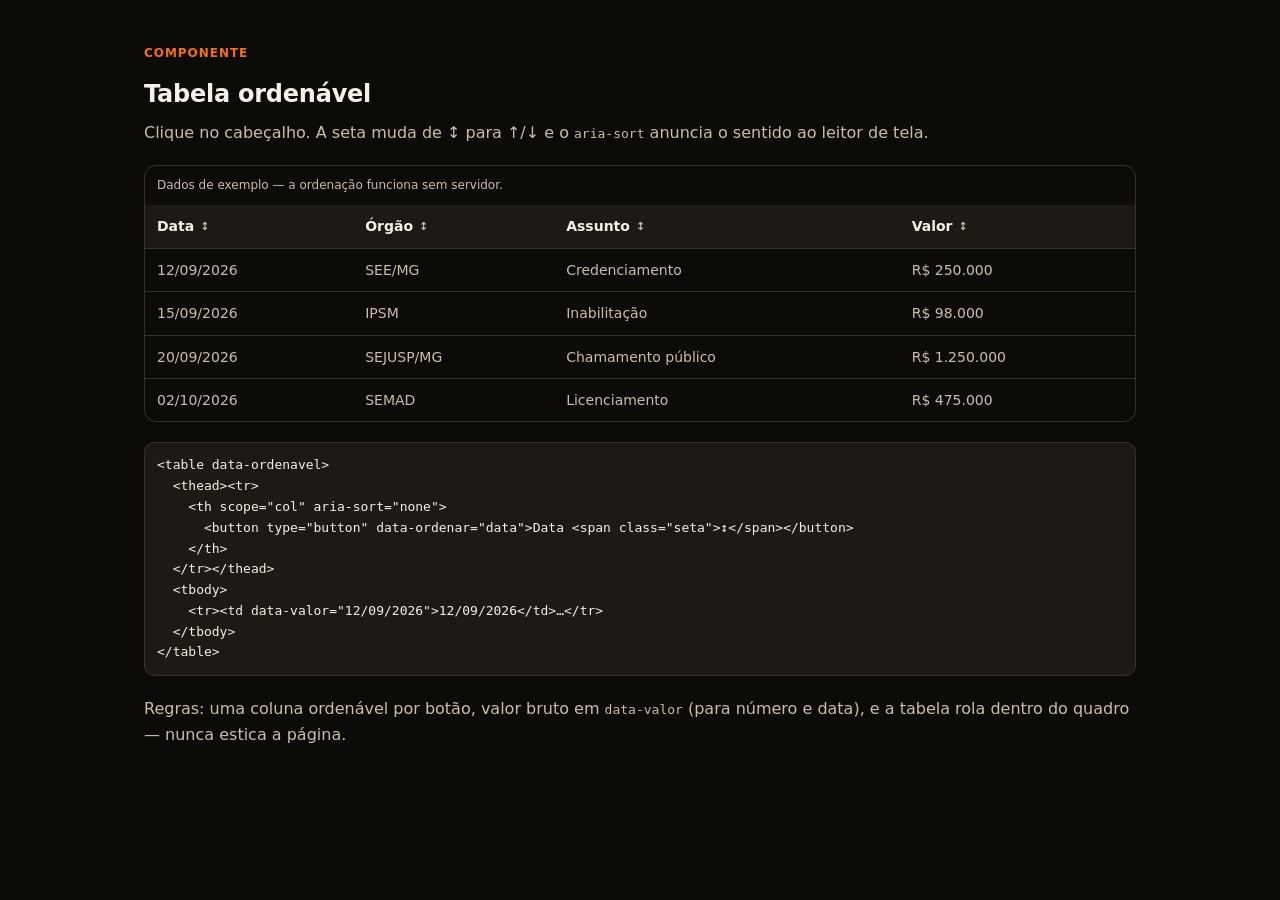
<file: componentes/tabela.html>
<!doctype html>
<html lang="pt-BR" data-theme="pequi">
<head>
<meta charset="utf-8">
<meta name="viewport" content="width=device-width, initial-scale=1">
<link rel="icon" href="data:image/svg+xml,%3Csvg xmlns='http://www.w3.org/2000/svg' viewBox='0 0 32 32'%3E%3Crect width='32' height='32' rx='8' fill='%230d0b08'/%3E%3Ccircle cx='16' cy='16' r='6' fill='%23f2701d'/%3E%3C/svg%3E">
<title>Tabela ordenável — Design System</title>
<!--
  TABELA ORDENÁVEL
  ================
  O cabeçalho inteiro é um botão; a seta e o `aria-sort` dizem o sentido.
  Ordena texto (pt-BR), número e data. Sem JS, a tabela mostra a ordem do HTML.

  Depende de: fontes/fontshare.css, temas/temas.css, componentes/shell.css e
  componentes/shell.js.
-->
<link rel="stylesheet" href="../fontes/fontshare.css?v=20261118b">
<link rel="stylesheet" href="../temas/temas.css?v=20261118b">
<link rel="stylesheet" href="../componentes/shell.css?v=20261118b">
<style>
  body { margin: 0; background: var(--cp-bg); color: var(--cp-text); line-height: 1.6; }
  main { max-width: 62rem; margin: 0 auto; padding: 32px 16px 96px; }
  h1 { font-size: 1.5rem; margin: 0 0 6px; }
  .lead { color: var(--cp-text-soft); margin: 0 0 20px; }
  .kicker { color: var(--cp-primary); font-size: 12px; font-weight: 700;
    letter-spacing: .08em; text-transform: uppercase; }
  pre { margin-top: 20px; padding: 12px; overflow-x: auto; border-radius: 10px;
    background: var(--cp-surface-2); border: 1px solid var(--cp-border); font-size: 13px; }
</style>
</head>
<body>
<main>
  <p class="kicker">Componente</p>
  <h1>Tabela ordenável</h1>
  <p class="lead">Clique no cabeçalho. A seta muda de ↕ para ↑/↓ e o
    <code>aria-sort</code> anuncia o sentido ao leitor de tela.</p>

  <div class="tabela">
    <table data-ordenavel>
      <caption>Dados de exemplo — a ordenação funciona sem servidor.</caption>
      <thead>
        <tr>
          <th scope="col" aria-sort="none">
            <button type="button" data-ordenar="data">Data <span class="seta" aria-hidden="true">↕</span></button>
          </th>
          <th scope="col" aria-sort="none">
            <button type="button" data-ordenar="texto">Órgão <span class="seta" aria-hidden="true">↕</span></button>
          </th>
          <th scope="col" aria-sort="none">
            <button type="button" data-ordenar="texto">Assunto <span class="seta" aria-hidden="true">↕</span></button>
          </th>
          <th scope="col" aria-sort="none">
            <button type="button" data-ordenar="numero">Valor <span class="seta" aria-hidden="true">↕</span></button>
          </th>
        </tr>
      </thead>
      <tbody>
        <tr><td data-valor="12/09/2026">12/09/2026</td><td>SEE/MG</td><td>Credenciamento</td><td data-valor="250000">R$ 250.000</td></tr>
        <tr><td data-valor="15/09/2026">15/09/2026</td><td>IPSM</td><td>Inabilitação</td><td data-valor="98000">R$ 98.000</td></tr>
        <tr><td data-valor="20/09/2026">20/09/2026</td><td>SEJUSP/MG</td><td>Chamamento público</td><td data-valor="1250000">R$ 1.250.000</td></tr>
        <tr><td data-valor="02/10/2026">02/10/2026</td><td>SEMAD</td><td>Licenciamento</td><td data-valor="475000">R$ 475.000</td></tr>
      </tbody>
    </table>
  </div>

  <pre>&lt;table data-ordenavel&gt;
  &lt;thead&gt;&lt;tr&gt;
    &lt;th scope="col" aria-sort="none"&gt;
      &lt;button type="button" data-ordenar="data"&gt;Data &lt;span class="seta"&gt;↕&lt;/span&gt;&lt;/button&gt;
    &lt;/th&gt;
  &lt;/tr&gt;&lt;/thead&gt;
  &lt;tbody&gt;
    &lt;tr&gt;&lt;td data-valor="12/09/2026"&gt;12/09/2026&lt;/td&gt;…&lt;/tr&gt;
  &lt;/tbody&gt;
&lt;/table&gt;</pre>

  <p class="lead" style="margin-top:20px">
    Regras: uma coluna ordenável por botão, valor bruto em <code>data-valor</code>
    (para número e data), e a tabela rola dentro do quadro — nunca estica a página.
  </p>
</main>
<script src="../componentes/shell.js?v=20261118b" defer></script>
</body>
</html>
</file>
<file: fontes/fontshare.css>
/* ═══ FONTES — FONTSHARE ══════════════════════════════════════════════════
   O portal usa Clash Display (títulos) e General Sans (texto), as duas do
   Fontshare. Aqui a referência é a API pública, para o design system abrir
   sem baixar arquivo:

     https://www.fontshare.com/fonts/clash-display
     https://www.fontshare.com/fonts/general-sans

   Em produção, prefira AUTO-HOSPEDAR os .woff2 (o portal faz isso): some uma
   dependência de CDN e o layout não muda se a API trocar de versão.

   Ordem de carregamento: este arquivo antes de `temas/temas.css`, para o
   `body` já nascer com a fonte certa.
   ══════════════════════════════════════════════════════════════════════════ */

@import url("https://api.fontshare.com/v2/css?f[]=clash-display@400,500,600,700&f[]=general-sans@400,500,600,700&display=swap");

:root {
  --font-display: "Clash Display", "General Sans", system-ui, sans-serif;
  --font-body: "General Sans", system-ui, -apple-system, "Segoe UI", Roboto, sans-serif;
  /* Números de tabela: mesma família, com algarismos tabulares. */
  --font-tabular: "General Sans", ui-monospace, "SFMono-Regular", monospace;
}

body {
  font-family: var(--font-body);
  font-feature-settings: "ss01" 1;
}

h1,
h2,
h3,
h4,
.font-display,
.topo__marca,
.numero .valor {
  font-family: var(--font-display);
  letter-spacing: -0.01em;
}

code,
pre,
.tabela td,
.tabela th,
.contador {
  font-variant-numeric: tabular-nums;
}
</file>
<file: temas/temas.css>
/*
 * TEMAS DO CONTROLE POPULAR
 *
 * Copiado de `apps/web/app/globals.css` do portal. Cada tema é um
 * conjunto de tokens `--cp-*` aplicado por `data-theme` no <html>.
 * Troque os valores para a sua marca; mantenha os NOMES dos tokens,
 * que são o contrato dos componentes.
 *
 * Ordem: :root (padrão claro) → 8 temas → variantes de daltonismo.
 */

/* Tokens padrão (tema claro). Todo o resto herda daqui. */
:root {
  --cp-bg: #f7f8fa;
  --cp-surface: #ffffff;
  --cp-surface-2: #f0f2f6;
  --cp-text: #0e1726;
  --cp-text-soft: #4a5568;
  --cp-primary: #12467b;
  --cp-primary-ink: #ffffff;
  --cp-accent: #0e8f6e;
  --cp-accent-ink: #ffffff;
  /* Cor de zona 3 (Judiciário) e 4 (Ambiental). Antes só existiam como
     literal de fallback em `lib/zonas.ts` (`var(--cp-secondary, #7c3aed)`),
     ou seja: a variável NUNCA foi definida e o roxo nunca passou por tema.
     Medido em 2026-08-07 — o #7c3aed reprovava em dois dos três temas
     (2,99:1 sobre a surface do escuro; 5,70:1 no alto contraste, que exige
     7:1). Verde está tomado pelo `--cp-accent` e azul pelo `--cp-primary`,
     daí o ocre da zona ambiental. */
  --cp-secondary: #6d28d9; /* 7,10:1 sobre a surface */
  --cp-secondary-ink: #ffffff;
  --cp-tertiary: #8a5300; /* 6,33:1 sobre a surface */
  --cp-tertiary-ink: #ffffff;
  --cp-border: #e2e8f0;
  --cp-alert: #c0392b;
  --cp-focus: #12467b;

  /* Tokens dos 3 Eixos Temáticos (WCAG AA >= 4.5:1 sobre surface #ffffff) */
  --cp-eixo-direitos: #c0392b;
  --cp-eixo-direitos-ink: #ffffff;
  --cp-eixo-terra: #1b6348;
  --cp-eixo-terra-ink: #ffffff;
  --cp-eixo-estado: #1e3a8a;
  --cp-eixo-estado-ink: #ffffff;
  /* Glow neon do hero narrativo (plano de identidade visual, Fase 1).
     É o ÚNICO valor da proposta Bulcão/neon fora dos tokens medidos — e
     é estritamente decorativo (sombra, nunca canal de informação). */
  --cp-glow: rgba(18, 70, 123, 0.22);
  --cp-bw: 1px;
  --cp-tscale: 1;

  /* EIXO DA PILHA FLUTUANTE (dono, 01/11/2026) ───────────────────────────
     Os três botões redondos do canto inferior esquerdo — rádio, pata do
     companheiro e Seu Nonô — têm de ficar no MESMO eixo vertical, com o
     centro de cada um em cima desta linha. Antes o alinhamento saía de uma
     coincidência de contas (rádio `left-5` + 48/2 = 44; pata `1.375rem` +
     44/2 = 44; FAB `left-4` + 56/2 = 44): mudar o tamanho de um deles
     desalinhava os três sem aviso. Cada container agora calcula
     `left: calc(var(--cp-pilha-centro) - metade-da-própria-largura)`.
     Mexeu no diâmetro de um botão? Só a metade dele muda aqui. */
  --cp-pilha-centro: 2.75rem;

  /* Ordinal chart ramp (--cp-ord-1 = heaviest tier .. -4 = lightest).
     The proposition types are ORDINAL, not nominal: a Projeto de Lei
     outweighs an Indicação 15:1, so the tier order carries meaning and
     the color has to show it. One monotone-lightness ramp drifting
     navy -> blue -> teal -> olive, so "darker = worth more points" is
     readable without consulting the legend.
     Steps validated with the dataviz palette validator against this
     theme's surface: CVD separation (protan/deutan, Machado 2009 @1.0)
     and the normal-vision floor both PASS on every adjacent pair.
     Light's --cp-ord-4 sits at 2.44:1 on white -- above the 2:1 ordinal
     light-end floor but under 3:1, which obliges the visible per-segment
     labels and the table view that RankingVereadores always ships. */
  --cp-ord-1: #102f5e;
  --cp-ord-2: #186aa8;
  --cp-ord-3: #1fa08b;
  --cp-ord-4: #a8ac30;
  /* Ink that stays legible ON a filled segment of the matching step. */
  --cp-ord-1-ink: #ffffff;
  --cp-ord-2-ink: #ffffff;
  --cp-ord-3-ink: #ffffff;
  --cp-ord-4-ink: #14160a;
  /* Recessive chart chrome: gridlines/tracks sit behind the data. */
  --cp-chart-track: #eef1f5;
  --cp-chart-grid: #e2e8f0;
}

/* Tema Claro — azul institucional e branco. */
[data-theme="light"] {
  color-scheme: light;
}

/* Tema Escuro — azul-noite e grafite. */
[data-theme="dark"] {
  --cp-bg: #0b1220;
  --cp-surface: #141c2b;
  --cp-surface-2: #1b2536;
  --cp-text: #e6eaf0;
  --cp-text-soft: #a0aec0;
  --cp-primary: #4a90d9;
  --cp-primary-ink: #08111e;
  --cp-accent: #2fbf9a;
  --cp-accent-ink: #06231c;
  /* Escolhidas contra a surface #141c2b, não clareadas do tema claro: o
     #7c3aed dava 2,99:1 aqui, abaixo de qualquer piso. */
  --cp-secondary: #a78bfa; /* 6,27:1 */
  --cp-secondary-ink: #0d0618;
  --cp-tertiary: #e0a458; /* 7,82:1 */
  --cp-tertiary-ink: #1a1206;
  --cp-border: #26303f;
  --cp-alert: #e5736a;
  --cp-focus: #4a90d9;
  --cp-glow: rgba(255, 32, 197, 0.28);

  /* Tokens dos 3 Eixos Temáticos (WCAG AA >= 4.5:1 sobre surface #141c2b) */
  --cp-eixo-direitos: #f87171;
  --cp-eixo-direitos-ink: #1a0808;
  --cp-eixo-terra: #34d399;
  --cp-eixo-terra-ink: #042017;
  --cp-eixo-estado: #60a5fa;
  --cp-eixo-estado-ink: #081b33;

  /* Dark steps are SELECTED, not an automatic flip of the light ramp:
     re-stepped brighter against #141c2b so every step clears 3:1, while
     keeping the light ramp's relative order within the teal/olive pair
     (darkening the olive collapsed it into the teal -- measured, not
     guessed). All adjacent pairs PASS CVD and the normal-vision floor. */
  --cp-ord-1: #84b4ec;
  --cp-ord-2: #2183cc;
  --cp-ord-3: #0fa085;
  --cp-ord-4: #c9c74e;
  --cp-ord-1-ink: #06111f;
  --cp-ord-2-ink: #ffffff;
  --cp-ord-3-ink: #04160f;
  --cp-ord-4-ink: #16150a;
  --cp-chart-track: #1b2536;
  --cp-chart-grid: #26303f;
}

/* Tema Pequi — laranja-pequi e quase-preto quente (padrão do portal). */
[data-theme="pequi"] {
  --cp-bg: #0d0b08;
  --cp-surface: #171310;
  --cp-surface-2: #1e1915;
  --cp-text: #f7f0e6;
  --cp-text-soft: #cbbda9;
  --cp-primary: #f2701d; /* laranja-pequi — a cor da marca */
  --cp-primary-ink: #140d06;
  --cp-accent: #e4b33c; /* amarelo-candeia — os versos */
  --cp-accent-ink: #1a1408;
  --cp-secondary: #a78bfa;  /* 6,79:1 — herdado do dark, reme aqui */
  --cp-secondary-ink: #0d0618;
  --cp-tertiary: #e0a458;   /* 8,46:1 */
  --cp-tertiary-ink: #1a1206;
  --cp-border: #3a3129;
  --cp-alert: #e5736a;      /* 6,15:1 */
  --cp-focus: #e4b33c;      /* 9,51:1 — anel de foco bem visível no quente */
  --cp-glow: rgba(242, 112, 29, 0.22);

  /* Tokens dos 3 Eixos Temáticos (WCAG AA >= 4.5:1 sobre surface #171310) */
  --cp-eixo-direitos: #ff7a59;
  --cp-eixo-direitos-ink: #1a0d08;
  --cp-eixo-terra: #4ade80;
  --cp-eixo-terra-ink: #05200b;
  --cp-eixo-estado: #7dd3fc;
  --cp-eixo-estado-ink: #081d2c;

  /* Rampa ordinal: os quatro steps do dark passam contra a surface quente
     (medido acima). Ordem relativa preservada — não é flip automático. */
  --cp-ord-1: #84b4ec;
  --cp-ord-2: #2183cc;
  --cp-ord-3: #0fa085;
  --cp-ord-4: #c9c74e;
  --cp-ord-1-ink: #06111f;
  --cp-ord-2-ink: #ffffff;
  --cp-ord-3-ink: #04160f;
  --cp-ord-4-ink: #16150a;
  --cp-chart-track: #1e1915;
  --cp-chart-grid: #2e2620;
}

/* Tema Cerrado — terracota e amarelo-ipê. */
[data-theme="cerrado"] {
  --cp-bg: #1a1208;
  --cp-surface: #231a0f;
  --cp-surface-2: #2c2114;
  --cp-text: #f5e6d0;
  --cp-text-soft: #c4a882;
  --cp-primary: #c97b5a; /* terracota — Cerrado */
  --cp-primary-ink: #1a0e06;
  --cp-accent: #3a6b35; /* verde-serra — Mata Atlântica */
  --cp-accent-ink: #ffffff;
  --cp-secondary: #ffc300; /* amarelo-ipê */
  --cp-secondary-ink: #1a1400;
  --cp-tertiary: #2a7fac; /* azul-pantanal */
  --cp-tertiary-ink: #ffffff;
  --cp-border: #3d2e1e;
  --cp-alert: #c4121a; /* vermelho-folia */
  --cp-focus: #ffc300;
  --cp-glow: rgba(201, 123, 90, 0.25);

  /* Tokens dos 3 Eixos Temáticos (WCAG AA >= 4.5:1 sobre surface #231a0f) */
  --cp-eixo-direitos: #e05d44;
  --cp-eixo-direitos-ink: #1a0a05;
  --cp-eixo-terra: #4ade80;
  --cp-eixo-terra-ink: #04200b;
  --cp-eixo-estado: #60a5fa;
  --cp-eixo-estado-ink: #081b33;
  --cp-ord-1: #c97b5a;
  --cp-ord-2: #3a6b35;
  --cp-ord-3: #2a7fac;
  --cp-ord-4: #ffc300;
  --cp-ord-1-ink: #1a0e06;
  --cp-ord-2-ink: #ffffff;
  --cp-ord-3-ink: #ffffff;
  --cp-ord-4-ink: #1a1400;
  --cp-chart-track: #2c2114;
  --cp-chart-grid: #3d2e1e;
}

/* Tema Mata Atlântica — verde-serra e dourado. */
[data-theme="mata-atlantica"] {
  --cp-bg: #0a1208;
  --cp-surface: #111a0f;
  --cp-surface-2: #182114;
  --cp-text: #e8f0e4;
  --cp-text-soft: #a8c4a0;
  --cp-primary: #3a6b35; /* verde-serra */
  --cp-primary-ink: #ffffff;
  --cp-accent: #ffd700; /* dourado-mico */
  --cp-accent-ink: #1a1800;
  --cp-secondary: #ff6b6b; /* rosa-flamboyant */
  --cp-secondary-ink: #1a0505;
  --cp-tertiary: #2a7fac; /* azul-pantanal */
  --cp-tertiary-ink: #ffffff;
  --cp-border: #253320;
  --cp-alert: #c4121a;
  --cp-focus: #ffd700;
  --cp-glow: rgba(58, 107, 53, 0.25);

  /* Tokens dos 3 Eixos Temáticos (WCAG AA >= 4.5:1 sobre surface #111a0f) */
  --cp-eixo-direitos: #ff6b6b;
  --cp-eixo-direitos-ink: #1a0505;
  --cp-eixo-terra: #4ade80;
  --cp-eixo-terra-ink: #04200b;
  --cp-eixo-estado: #60a5fa;
  --cp-eixo-estado-ink: #081b33;
  --cp-ord-1: #3a6b35;
  --cp-ord-2: #2a7fac;
  --cp-ord-3: #ffd700;
  --cp-ord-4: #ff6b6b;
  --cp-ord-1-ink: #ffffff;
  --cp-ord-2-ink: #ffffff;
  --cp-ord-3-ink: #1a1800;
  --cp-ord-4-ink: #1a0505;
  --cp-chart-track: #182114;
  --cp-chart-grid: #253320;
}

/* Tema Caatinga — âmbar e sol do sertão. */
[data-theme="caatinga"] {
  --cp-bg: #161007;
  --cp-surface: #1e170c;
  --cp-surface-2: #271f12;
  --cp-text: #f7ede1;
  --cp-text-soft: #cbb696;
  --cp-primary: #d97724; /* âmbar-mandacaru */
  --cp-primary-ink: #180e04;
  --cp-accent: #2e8b57; /* verde-palma */
  --cp-accent-ink: #ffffff;
  --cp-secondary: #eab308; /* amarelo sol do sertão */
  --cp-secondary-ink: #1a1400;
  --cp-tertiary: #38bdf8; /* azul céu do sertão */
  --cp-tertiary-ink: #081d2c;
  --cp-border: #382b19;
  --cp-alert: #dc2626;
  --cp-focus: #eab308;
  --cp-glow: rgba(217, 119, 36, 0.25);

  /* Tokens dos 3 Eixos Temáticos (WCAG AA >= 4.5:1 sobre surface #1e170c) */
  --cp-eixo-direitos: #ea580c;
  --cp-eixo-direitos-ink: #ffffff;
  --cp-eixo-terra: #4ade80;
  --cp-eixo-terra-ink: #04200b;
  --cp-eixo-estado: #60a5fa;
  --cp-eixo-estado-ink: #081b33;
  --cp-ord-1: #d97724;
  --cp-ord-2: #2e8b57;
  --cp-ord-3: #38bdf8;
  --cp-ord-4: #eab308;
  --cp-ord-1-ink: #180e04;
  --cp-ord-2-ink: #ffffff;
  --cp-ord-3-ink: #081d2c;
  --cp-ord-4-ink: #1a1400;
  --cp-chart-track: #271f12;
  --cp-chart-grid: #382b19;
}

/* Tema Pantanal — azul-águas e tuiuiú. */
[data-theme="pantanal"] {
  --cp-bg: #071318;
  --cp-surface: #0e1e24;
  --cp-surface-2: #162930;
  --cp-text: #e0f2fe;
  --cp-text-soft: #93c5fd;
  --cp-primary: #0284c7; /* azul-pantanal */
  --cp-primary-ink: #ffffff;
  --cp-accent: #10b981; /* verde vitória-régia */
  --cp-accent-ink: #042017;
  --cp-secondary: #f59e0b; /* dourado-tuiuiú */
  --cp-secondary-ink: #1a1400;
  --cp-tertiary: #06b6d4; /* turquesa corixo */
  --cp-tertiary-ink: #042017;
  --cp-border: #1e3a47;
  --cp-alert: #ef4444;
  --cp-focus: #38bdf8;
  --cp-glow: rgba(2, 132, 199, 0.25);

  /* Tokens dos 3 Eixos Temáticos (WCAG AA >= 4.5:1 sobre surface #0e1e24) */
  --cp-eixo-direitos: #f87171;
  --cp-eixo-direitos-ink: #1a0808;
  --cp-eixo-terra: #34d399;
  --cp-eixo-terra-ink: #042017;
  --cp-eixo-estado: #60a5fa;
  --cp-eixo-estado-ink: #081b33;
  --cp-ord-1: #0284c7;
  --cp-ord-2: #10b981;
  --cp-ord-3: #06b6d4;
  --cp-ord-4: #f59e0b;
  --cp-ord-1-ink: #ffffff;
  --cp-ord-2-ink: #042017;
  --cp-ord-3-ink: #042017;
  --cp-ord-4-ink: #1a1400;
  --cp-chart-track: #162930;
  --cp-chart-grid: #1e3a47;
}

/* Tema Alto contraste — preto e branco puro. */
[data-theme="high-contrast"] {
  --cp-bg: #ffffff;
  --cp-surface: #ffffff;
  --cp-surface-2: #ffffff;
  --cp-text: #000000;
  --cp-text-soft: #000000;
  --cp-primary: #0000cc;
  --cp-primary-ink: #ffffff;
  --cp-accent: #006644;
  --cp-accent-ink: #ffffff;
  /* Piso deste tema é 7:1, não 4,5:1 — o #7c3aed dava 5,70:1 e reprovava. */
  --cp-secondary: #4c1d95; /* 10,95:1 */
  --cp-secondary-ink: #ffffff;
  --cp-tertiary: #6b3f00; /* 8,99:1 */
  --cp-tertiary-ink: #ffffff;
  --cp-border: #000000;
  /* ⟲ 13/08, revisão de onboarding: os dois valores abaixo eram os únicos
     tokens deste tema que ninguém tinha medido contra a régua que o
     próprio tema promete (7:1 para texto). Medido nesta revisão contra
     `--cp-bg`/`--cp-surface` (#ffffff, os dois iguais aqui) com a fórmula
     de luminância relativa do WCAG:

     `--cp-alert` era #cc0000 = 5,89:1 — abaixo do piso de 7:1 do próprio
     tema, embora passasse no piso genérico de 4,5:1 que ninguém aqui
     pede. Usado como TEXTO em ~40 telas (selo de violação legal, CTA de
     denúncia) e como FUNDO com texto branco em cima
     (`direitos-em-movimento/denuncia/Facilitador.tsx`) — escurecer ajuda
     as duas leituras ao mesmo tempo, porque o branco fixo do texto vira
     mais contrastante quanto mais escuro o fundo. #990000 = 8,92:1.

     `--cp-focus` era #ffd500 = 1,42:1 contra o fundo branco — o anel de
     foco mais visível do site (WCAG pede só 3:1 para indicador de UI,
     não 7:1) ficava quase invisível bem no tema feito para quem precisa
     MAIS dele. #806a00 = 5,28:1, ainda na família "amarelo/dourado" que
     o comentário abaixo documenta como escolha proposital do tema. */
  --cp-alert: #990000; /* 8,92:1 sobre a surface (texto E fundo) */
  --cp-focus: #806a00; /* 5,28:1 sobre a surface — WCAG 1.4.11 pede 3:1 */
  --cp-bw: 2px;
  /* Alto contraste não tem glow: decorativo nenhum sobrevive aqui. */
  --cp-glow: transparent;

  /* Tokens dos 3 Eixos Temáticos (WCAG AAA >= 7:1 sobre surface #ffffff) */
  --cp-eixo-direitos: #990000; /* 8,92:1 */
  --cp-eixo-direitos-ink: #ffffff;
  --cp-eixo-terra: #005a2e;    /* 8,15:1 */
  --cp-eixo-terra-ink: #ffffff;
  --cp-eixo-estado: #000080;   /* 13,10:1 */
  --cp-eixo-estado-ink: #ffffff;

  /* High-contrast keeps the same navy->olive tier order but pushes every
     step to >=7:1 on white, so the ramp reads as maximum contrast rather
     than as a gradient. Separation here is carried by the 2px black
     segment outlines and the direct labels (see .cp-ord-seg below), not
     by hue alone -- the whole point of this theme. */
  --cp-ord-1: #001a66;
  --cp-ord-2: #0000cc;
  --cp-ord-3: #006644;
  --cp-ord-4: #4a4a00;
  --cp-ord-1-ink: #ffffff;
  --cp-ord-2-ink: #ffffff;
  --cp-ord-3-ink: #ffffff;
  --cp-ord-4-ink: #ffffff;
  --cp-chart-track: #ffffff;
  --cp-chart-grid: #000000;
}

/* Variante para daltonismo (data-cvd="on") */
[data-theme="dark"][data-cvd="on"] {
  --cp-accent: #3987e5; /* 4,69:1 sobre a surface escura */
  --cp-accent-ink: #06111f;
  --cp-alert: #d95926; /* 4,39:1 sobre a surface escura */
}

/* Variante para daltonismo (data-cvd="on") */
[data-theme="pequi"][data-cvd="on"] {
  --cp-accent: #3987e5; /* 5,08:1 sobre #171310 */
  --cp-accent-ink: #06111f;
  --cp-alert: #d95926; /* 4,76:1 sobre #171310 */
}

/* Variante para daltonismo (data-cvd="on") */
[data-theme="high-contrast"][data-cvd="on"] {
  --cp-accent: #004c77; /* 9,13:1 sobre branco */
  --cp-accent-ink: #ffffff;
  --cp-alert: #8f3000; /* 8,11:1 sobre branco */
}

/* Variante para daltonismo (data-cvd="on") */
[data-theme="cerrado"][data-cvd="on"] {
  --cp-accent: #2a7fac; /* azul-pantanal, 4,58:1 sobre #231a0f */
  --cp-accent-ink: #ffffff;
  --cp-alert: #d95926; /* laranja-avermelhado, 4,52:1 sobre #231a0f */
}

/* Variante para daltonismo (data-cvd="on") */
[data-theme="mata-atlantica"][data-cvd="on"] {
  --cp-accent: #2a7fac; /* azul-pantanal, 4,62:1 sobre #111a0f */
  --cp-accent-ink: #ffffff;
  --cp-alert: #d95926; /* laranja-avermelhado, 4,48:1 sobre #111a0f */
}

/* Variante para daltonismo (data-cvd="on") */
[data-theme="caatinga"][data-cvd="on"] {
  --cp-accent: #38bdf8; /* azul céu, 6,10:1 sobre #1e170c */
  --cp-accent-ink: #081d2c;
  --cp-alert: #f97316; /* laranja alerta, 5,12:1 sobre #1e170c */
}

/* Variante para daltonismo (data-cvd="on") */
[data-theme="pantanal"][data-cvd="on"] {
  --cp-accent: #f59e0b; /* dourado, 6,85:1 sobre #0e1e24 */
  --cp-accent-ink: #1a1400;
  --cp-alert: #f97316; /* laranja alerta, 5,42:1 sobre #0e1e24 */
}

/* Dica ao navegador para desenhar lista de <select> e barras */
:root,
[data-theme="light"] {
  color-scheme: light;
}
[data-theme]:not([data-theme="light"]) {
  color-scheme: dark;
}
</file>
<file: componentes/shell.css>
/* ═══ CASCA DA PÁGINA — NAVBAR, SUMÁRIO, TABELA, ROBÔ E RODAPÉ ═══════════
   Peças da casca do portal, no mesmo contrato de tokens `--cp-*` dos temas.
   Todas usam `fontes/fontshare.css` (Clash Display + General Sans) e
   `componentes/shell.js` (scrollspy, ordenação, robô, barra de progresso).

   Regras:
   - alvo de toque ≥ 36 px;
   - texto de interface ≥ 12 px;
   - foco visível em tudo que é clicável;
   - no celular, o sumário vira bloco recolhível e a navbar vira menu.
   ══════════════════════════════════════════════════════════════════════════ */

/* ── Link de pular (acessibilidade) ─────────────────────────────────────── */
.pular {
  position: absolute;
  left: -9999px;
  top: 8px;
  z-index: 100;
  padding: 8px 12px;
  border-radius: 8px;
  background: var(--cp-primary);
  color: var(--cp-primary-ink);
  font-size: 14px;
  font-weight: 700;
}
.pular:focus { left: 8px; }

/* ── Navbar ─────────────────────────────────────────────────────────────── */
.topo {
  position: sticky;
  top: 0;
  z-index: 40;
  background: color-mix(in srgb, var(--cp-bg) 82%, transparent);
  border-bottom: 1px solid var(--cp-border);
  backdrop-filter: blur(10px);
}
.topo__interno {
  display: flex;
  align-items: center;
  gap: 16px;
  max-width: 72rem;
  margin: 0 auto;
  padding: 10px 16px;
}
.topo__marca {
  display: inline-flex;
  white-space: nowrap;
  align-items: center;
  gap: 10px;
  color: var(--cp-text);
  font-size: 1rem;
  font-weight: 700;
  text-decoration: none;
}
.topo__marca .ponto {
  width: 10px;
  height: 10px;
  border-radius: 9999px;
  background: var(--cp-primary);
  box-shadow: 0 0 0 4px color-mix(in srgb, var(--cp-primary) 22%, transparent);
}
.topo__links { display: none; gap: 4px; margin-left: auto; }
@media (min-width: 860px) { .topo__links { display: flex; } }
.topo__link {
  padding: 8px 10px;
  border-radius: 8px;
  color: var(--cp-text-soft);
  font-size: 14px;
  font-weight: 600;
  text-decoration: none;
  transition: color 0.15s ease, background-color 0.15s ease;
}
.topo__link:hover,
.topo__link[aria-current="true"] {
  color: var(--cp-primary);
  background: color-mix(in srgb, var(--cp-primary) 12%, transparent);
}
.topo__acoes { display: flex; align-items: center; gap: 8px; margin-left: auto; }
@media (min-width: 860px) { .topo__acoes { margin-left: 0; } }
.topo__busca {
  display: none;
  align-items: center;
  gap: 6px;
  min-height: 36px;
  padding: 6px 10px;
  border-radius: 9999px;
  border: 1px solid var(--cp-border);
  background: var(--cp-surface);
  color: var(--cp-text-soft);
  font-size: 13px;
}
@media (min-width: 640px) { .topo__busca { display: inline-flex; } }
.topo__busca input {
  width: 9rem;
  border: 0;
  background: transparent;
  color: var(--cp-text);
  font: inherit;
  outline: none;
}
.topo__tema {
  min-height: 36px;
  padding: 6px 10px;
  border-radius: 8px;
  border: 1px solid var(--cp-border);
  background: var(--cp-surface);
  color: var(--cp-text);
  font-size: 13px;
  font-weight: 600;
}

/* ── Menu de temas (bolinhas + emoji + nome) ──────────────────────────────
   <select> não mostra cor: as opções nativas são texto. Aqui um botão abre
   uma lista com os dois swatches do bioma, o emoji e a descrição, para a
   identidade de cada tema ficar visível antes de escolher. */
.temas { position: relative; }
.temas__botao {
  display: inline-flex;
  align-items: center;
  gap: 8px;
  min-height: 36px;
  padding: 6px 10px;
  border-radius: 8px;
  border: 1px solid var(--cp-border);
  background: var(--cp-surface);
  color: var(--cp-text);
  font-size: 13px;
  font-weight: 600;
  cursor: pointer;
}
.temas__botao:hover { border-color: var(--cp-primary); color: var(--cp-primary); }
.temas__botao:focus-visible { outline: 2px solid var(--cp-focus); outline-offset: 2px; }
.temas__bolinhas { display: inline-flex; gap: 3px; }
.temas__bolinha {
  width: 10px;
  height: 10px;
  border-radius: 9999px;
  box-shadow: 0 0 0 1px var(--cp-border);
}
.temas__lista {
  position: absolute;
  right: 0;
  top: calc(100% + 8px);
  z-index: 50;
  width: min(20rem, calc(100vw - 1rem));
  max-height: min(70vh, 24rem);
  overflow-y: auto;
  overscroll-behavior: contain;
  margin: 0;
  padding: 6px;
  list-style: none;
  border: 1px solid var(--cp-border);
  border-radius: 12px;
  background: var(--cp-surface);
  box-shadow: 0 20px 48px rgb(0 0 0 / 0.35);
}
.temas__lista[hidden] { display: none; }

/* No celular o seletor mostra só as cores e o emoji: o nome do tema roubaria
   a largura e faria a marca quebrar em duas linhas (medido 18/11/2026). */
@media (max-width: 720px) {
  .temas__botao { gap: 6px; padding: 6px 8px; }
  .temas__botao [data-temas-nome] { display: none; }
  .temas__lista { width: min(17rem, calc(100vw - 1rem)); max-height: min(60vh, 22rem); }
}
.temas__opcao {
  display: flex;
  align-items: center;
  gap: 10px;
  width: 100%;
  min-height: 44px;
  padding: 8px 10px;
  border: 0;
  border-radius: 8px;
  background: transparent;
  color: var(--cp-text);
  text-align: left;
  cursor: pointer;
}
.temas__opcao:hover { background: var(--cp-surface-2); }
.temas__opcao[aria-pressed="true"] {
  background: color-mix(in srgb, var(--cp-primary) 12%, transparent);
  box-shadow: inset 2px 0 0 var(--cp-primary);
}
.temas__opcao:focus-visible { outline: 2px solid var(--cp-focus); outline-offset: -2px; }
.temas__opcao .emoji { font-size: 16px; line-height: 1; }
.temas__opcao .nome { font-size: 13px; font-weight: 600; }
.temas__opcao .desc { font-size: 12px; color: var(--cp-text-soft); }

/* ── Caixa de prompt copiável ──────────────────────────────────────────── */
.prompt { border: 1px solid var(--cp-border); border-radius: 14px; background: var(--cp-surface); overflow: hidden; }
.prompt__topo {
  display: flex;
  flex-wrap: wrap;
  align-items: center;
  justify-content: space-between;
  gap: 10px;
  padding: 10px 14px;
  border-bottom: 1px solid var(--cp-border);
  background: var(--cp-surface-2);
}
.prompt__topo strong { font-size: 13px; }
.prompt__acoes { display: inline-flex; align-items: center; gap: 8px; }
.prompt__dica { font-size: 12px; color: var(--cp-text-soft); }
.prompt__copiar {
  display: inline-flex;
  align-items: center;
  gap: 6px;
  min-height: 36px;
  padding: 6px 12px;
  border-radius: 8px;
  border: 0;
  background: var(--cp-primary);
  color: var(--cp-primary-ink);
  font-size: 13px;
  font-weight: 700;
  cursor: pointer;
  transition: filter 0.15s ease, background-color 0.15s ease;
}
.prompt__copiar:hover { filter: brightness(1.08); }
.prompt__copiar:focus-visible { outline: 2px solid var(--cp-focus); outline-offset: 2px; }
.prompt__copiar.copiado { background: var(--cp-accent, var(--cp-primary)); }
.prompt__codigo {
  margin: 0;
  padding: 14px;
  max-height: 22rem;
  overflow: auto;
  background: var(--cp-bg);
  color: var(--cp-text);
  font-family: ui-monospace, "SFMono-Regular", Menlo, Consolas, monospace;
  font-size: 12.5px;
  line-height: 1.6;
  white-space: pre-wrap;
  word-break: break-word;
}
.topo__menu {
  display: inline-flex;
  align-items: center;
  justify-content: center;
  width: 36px;
  height: 36px;
  border-radius: 8px;
  border: 1px solid var(--cp-border);
  background: var(--cp-surface);
  color: var(--cp-text);
  cursor: pointer;
}
@media (min-width: 860px) { .topo__menu { display: none; } }
/* Botão do GitHub na navbar: alvo de 36 px, ícone com o rótulo acessível. */
.topo__github {
  display: inline-flex;
  align-items: center;
  justify-content: center;
  width: 36px;
  height: 36px;
  border-radius: 9999px;
  border: 1px solid var(--cp-border);
  background: var(--cp-surface);
  color: var(--cp-text);
  transition: border-color 0.15s ease, color 0.15s ease, background-color 0.15s ease;
}
.topo__github svg { width: 18px; height: 18px; flex: none; }
.topo__github:hover {
  border-color: var(--cp-primary);
  color: var(--cp-primary);
  background: color-mix(in srgb, var(--cp-primary) 10%, transparent);
}
.topo__github:focus-visible { outline: 2px solid var(--cp-focus); outline-offset: 2px; }
.topo__gaveta {
  display: none;
  border-top: 1px solid var(--cp-border);
  background: var(--cp-surface);
}
.topo__gaveta[data-aberta="true"] { display: block; }
.topo__gaveta a {
  display: block;
  padding: 12px 16px;
  color: var(--cp-text);
  font-size: 14px;
  font-weight: 600;
  text-decoration: none;
  border-bottom: 1px solid color-mix(in srgb, var(--cp-border) 60%, transparent);
}
.topo__gaveta a:hover { color: var(--cp-primary); }
.topo__progresso {
  height: 2px;
  background: var(--cp-primary);
  transform-origin: left center;
  transform: scaleX(0);
  transition: transform 0.1s linear;
}

/* ── Sumário lateral ────────────────────────────────────────────────────── */
.pagina-grade {
  display: grid;
  gap: 24px;
  max-width: 72rem;
  margin: 0 auto;
  padding: 24px 16px 80px;
}
/* Item de grid nasce com `min-width: auto`: uma tabela larga dentro de
   `overflow-x` esticaria a PÁGINA e criaria rolagem lateral no celular.
   `min-width: 0` devolve o encolhimento ao item. Medido em 18/11/2026. */
.pagina-grade > * {
  min-width: 0;
}
@media (min-width: 1080px) {
  .pagina-grade { grid-template-columns: minmax(0, 1fr) 260px; gap: 40px; }
}
.sumario {
  position: static;
  order: -1;
  border: 1px solid var(--cp-border);
  border-radius: 14px;
  background: var(--cp-surface);
  padding: 12px;
}
@media (min-width: 1080px) {
  .sumario {
    order: 0;
    position: sticky;
    top: 84px;
    align-self: start;
    max-height: calc(100vh - 104px);
    overflow-y: auto;
  }
}
.sumario__titulo {
  display: flex;
  align-items: center;
  justify-content: space-between;
  gap: 8px;
  width: 100%;
  padding: 4px;
  border: 0;
  background: transparent;
  color: var(--cp-text);
  font-size: 13px;
  font-weight: 700;
  text-transform: uppercase;
  letter-spacing: 0.05em;
  cursor: pointer;
}
.sumario__lista {
  margin: 8px 0 0;
  padding: 0;
  list-style: none;
  display: grid;
  gap: 2px;
}
@media (max-width: 1079px) {
  .sumario__lista[hidden] { display: none; }
}
.sumario__lista a {
  display: block;
  padding: 6px 8px;
  border-radius: 8px;
  border-left: 2px solid transparent;
  color: var(--cp-text-soft);
  font-size: 13px;
  line-height: 1.35;
  text-decoration: none;
}
.sumario__lista a:hover { color: var(--cp-text); background: var(--cp-surface-2); }
.sumario__lista a.is-ativo {
  color: var(--cp-primary);
  border-left-color: var(--cp-primary);
  background: color-mix(in srgb, var(--cp-primary) 10%, transparent);
  font-weight: 600;
}
.sumario__acoes {
  display: flex;
  gap: 8px;
  margin-top: 10px;
  padding-top: 10px;
  border-top: 1px solid var(--cp-border);
}
.sumario__botao {
  flex: 1;
  min-height: 36px;
  padding: 6px 4px;
  border-radius: 8px;
  border: 1px solid var(--cp-border);
  background: var(--cp-surface-2);
  color: var(--cp-text);
  font-size: 12px;
  font-weight: 700;
  white-space: nowrap;
  cursor: pointer;
  transition: border-color 0.15s ease, color 0.15s ease;
}
.sumario__botao:hover { border-color: var(--cp-primary); color: var(--cp-primary); }
.sumario__botao:focus-visible { outline: 2px solid var(--cp-focus); outline-offset: 2px; }

/* ── Tabela ordenável ───────────────────────────────────────────────────── */
.tabela {
  overflow-x: auto;
  border: 1px solid var(--cp-border);
  border-radius: 12px;
}
.tabela table {
  width: 100%;
  min-width: 560px;
  border-collapse: collapse;
  font-size: 14px;
}
.tabela caption {
  padding: 10px 12px;
  text-align: left;
  color: var(--cp-text-soft);
  font-size: 12px;
}
.tabela th,
.tabela td {
  padding: 10px 12px;
  text-align: left;
  border-bottom: 1px solid var(--cp-border);
}
.tabela thead th {
  position: sticky;
  top: 0;
  background: var(--cp-surface-2);
  color: var(--cp-text);
  font-weight: 600;
  white-space: nowrap;
  z-index: 1;
}
.tabela th button {
  display: inline-flex;
  align-items: center;
  gap: 6px;
  width: 100%;
  padding: 0;
  border: 0;
  background: transparent;
  color: inherit;
  font: inherit;
  font-weight: 600;
  text-align: left;
  cursor: pointer;
}
.tabela th button:hover { color: var(--cp-primary); }
.tabela th button:focus-visible { outline: 2px solid var(--cp-focus); outline-offset: 2px; }
.tabela .seta { color: var(--cp-text-soft); font-size: 11px; }
.tabela th[aria-sort="ascending"] .seta,
.tabela th[aria-sort="descending"] .seta { color: var(--cp-primary); }
.tabela td { color: var(--cp-text-soft); }
.tabela tbody tr:hover { background: color-mix(in srgb, var(--cp-surface-2) 60%, transparent); }
.tabela tbody tr:last-child td { border-bottom: 0; }

/* ── Robô (chatbot) ─────────────────────────────────────────────────────── */
.robo {
  position: fixed;
  right: 16px;
  bottom: 16px;
  z-index: 60;
  display: flex;
  flex-direction: column;
  align-items: flex-end;
  gap: 10px;
}
.robo__botao {
  display: inline-flex;
  align-items: center;
  gap: 8px;
  min-height: 44px;
  padding: 10px 16px;
  border: 1px solid var(--cp-border);
  border-radius: 9999px;
  background: var(--cp-primary);
  color: var(--cp-primary-ink);
  font-size: 14px;
  font-weight: 700;
  cursor: pointer;
  box-shadow: 0 10px 24px rgb(0 0 0 / 0.3);
}
.robo__botao:hover { filter: brightness(1.06); }
.robo__painel {
  display: none;
  width: min(22rem, calc(100vw - 32px));
  border: 1px solid var(--cp-border);
  border-radius: 16px;
  background: var(--cp-surface);
  box-shadow: 0 20px 48px rgb(0 0 0 / 0.35);
  overflow: hidden;
}
.robo__painel[data-aberto="true"] { display: block; }
.robo__cabecalho {
  display: flex;
  align-items: center;
  justify-content: space-between;
  gap: 8px;
  padding: 10px 12px;
  border-bottom: 1px solid var(--cp-border);
  background: var(--cp-surface-2);
}
.robo__cabecalho strong { font-size: 14px; }
.robo__fechar {
  width: 32px;
  height: 32px;
  border: 0;
  border-radius: 8px;
  background: transparent;
  color: var(--cp-text-soft);
  font-size: 18px;
  cursor: pointer;
}
.robo__fechar:hover { color: var(--cp-text); }
.robo__mensagens {
  display: grid;
  gap: 8px;
  max-height: 18rem;
  overflow-y: auto;
  padding: 12px;
}
.robo__bolha {
  max-width: 90%;
  padding: 8px 10px;
  border-radius: 12px;
  font-size: 13px;
  line-height: 1.45;
}
.robo__bolha--robo {
  justify-self: start;
  background: var(--cp-surface-2);
  color: var(--cp-text);
  border-bottom-left-radius: 4px;
}
.robo__bolha--pessoa {
  justify-self: end;
  background: var(--cp-primary);
  color: var(--cp-primary-ink);
  border-bottom-right-radius: 4px;
}
.robo__form {
  display: flex;
  gap: 8px;
  padding: 10px;
  border-top: 1px solid var(--cp-border);
}
.robo__form input {
  flex: 1;
  min-height: 36px;
  padding: 8px 10px;
  border-radius: 8px;
  border: 1px solid var(--cp-border);
  background: var(--cp-bg);
  color: var(--cp-text);
  font-size: 14px;
}
.robo__form button {
  min-height: 36px;
  padding: 8px 12px;
  border-radius: 8px;
  border: 0;
  background: var(--cp-primary);
  color: var(--cp-primary-ink);
  font-weight: 700;
  cursor: pointer;
}
.robo__nota {
  padding: 0 12px 10px;
  color: var(--cp-text-soft);
  font-size: 11px;
}

/* ── Rodapé ─────────────────────────────────────────────────────────────── */
.rodape {
  border-top: 1px solid var(--cp-border);
  background: var(--cp-surface);
  margin-top: 48px;
}
.rodape__interno {
  display: grid;
  gap: 24px;
  max-width: 72rem;
  margin: 0 auto;
  padding: 32px 16px;
}
@media (min-width: 720px) { .rodape__interno { grid-template-columns: 1.4fr 1fr 1fr; } }
.rodape__marca { display: inline-flex; align-items: center; gap: 10px; font-weight: 700; }
.rodape__marca .ponto {
  width: 10px; height: 10px; border-radius: 9999px; background: var(--cp-primary);
}
.rodape p { margin: 8px 0 0; color: var(--cp-text-soft); font-size: 13px; line-height: 1.6; }
.rodape h3 {
  margin: 0 0 8px;
  font-size: 12px;
  text-transform: uppercase;
  letter-spacing: 0.06em;
  color: var(--cp-text-soft);
}
.rodape ul { margin: 0; padding: 0; list-style: none; display: grid; gap: 6px; }
.rodape a { color: var(--cp-text); font-size: 13px; text-decoration: none; }
.rodape a:hover { color: var(--cp-primary); text-decoration: underline; }
.rodape__base {
  border-top: 1px solid var(--cp-border);
  padding: 14px 16px;
  display: flex;
  flex-wrap: wrap;
  gap: 10px;
  align-items: center;
  justify-content: space-between;
  max-width: 72rem;
  margin: 0 auto;
  color: var(--cp-text-soft);
  font-size: 12px;
}
.rodape__topo {
  display: inline-flex;
  align-items: center;
  gap: 6px;
  min-height: 36px;
  padding: 6px 12px;
  border-radius: 9999px;
  border: 1px solid var(--cp-border);
  background: var(--cp-surface-2);
  color: var(--cp-text);
  font-size: 12px;
  font-weight: 700;
  text-decoration: none;
}
.rodape__topo:hover { border-color: var(--cp-primary); color: var(--cp-primary); }
/* Link principal do repositório: botão com ícone, não um link perdido. */
.rodape__github {
  display: inline-flex;
  align-items: center;
  gap: 8px;
  min-height: 40px;
  margin-top: 14px;
  padding: 8px 14px;
  border-radius: 9999px;
  border: 1px solid var(--cp-border);
  background: var(--cp-surface-2);
  color: var(--cp-text);
  font-size: 13px;
  font-weight: 700;
  text-decoration: none;
  transition: border-color 0.15s ease, color 0.15s ease, background-color 0.15s ease;
}
.rodape__github svg { width: 18px; height: 18px; flex: none; }
.rodape__github:hover {
  border-color: var(--cp-primary);
  color: var(--cp-primary);
  background: color-mix(in srgb, var(--cp-primary) 10%, transparent);
}
.rodape__github:focus-visible { outline: 2px solid var(--cp-focus); outline-offset: 2px; }

/* ── Revelar ao rolar ───────────────────────────────────────────────────── */
.revelar {
  opacity: 0;
  transform: translateY(8px);
  transition: opacity 0.5s ease, transform 0.5s ease;
}
.revelar[data-visivel="true"] { opacity: 1; transform: none; }

@media (prefers-reduced-motion: reduce) {
  .revelar { opacity: 1; transform: none; transition: none; }
  .topo__progresso { transition: none; }
}
</file>
<file: componentes/select.css>
/* ═══ SELECT COM RESPIRO NA SETA ══════════════════════════════════════════
   A seta nativa do <select> fica a 2–4 px da borda direita e parece colada.
   Aqui o controle perde a seta do sistema, ganha um chevron SVG e 12 px de
   folga (`right .75rem`), com 36 px de área de texto (`padding-right`).

   Uso:
     <link rel="stylesheet" href="componentes/select.css">
     <select>…</select>

   Quem já desenha o próprio ícone marca `class="appearance-none"` e fica de
   fora — não recebe um segundo chevron.

   Ao estilizar o campo no seu site, use `background-color` (não o atalho
   `background`, que apaga o chevron) e não zere o `padding-right`.
   ══════════════════════════════════════════════════════════════════════════ */

select:not(.appearance-none) {
  appearance: none;
  -webkit-appearance: none;
  background-image: url("data:image/svg+xml,%3Csvg xmlns='http://www.w3.org/2000/svg' viewBox='0 0 20 20'%3E%3Cpath d='M6 8l4 4 4-4' fill='none' stroke='%238a94a6' stroke-width='2' stroke-linecap='round' stroke-linejoin='round'/%3E%3C/svg%3E");
  background-repeat: no-repeat;
  background-position: right 0.75rem center;
  background-size: 0.85rem 0.85rem;
  padding-right: 2.25rem;
}

[data-theme="light"] select:not(.appearance-none) {
  background-image: url("data:image/svg+xml,%3Csvg xmlns='http://www.w3.org/2000/svg' viewBox='0 0 20 20'%3E%3Cpath d='M6 8l4 4 4-4' fill='none' stroke='%234a5568' stroke-width='2' stroke-linecap='round' stroke-linejoin='round'/%3E%3C/svg%3E");
}

[data-theme="high-contrast"] select:not(.appearance-none) {
  background-image: url("data:image/svg+xml,%3Csvg xmlns='http://www.w3.org/2000/svg' viewBox='0 0 20 20'%3E%3Cpath d='M6 8l4 4 4-4' fill='none' stroke='%23000000' stroke-width='2' stroke-linecap='round' stroke-linejoin='round'/%3E%3C/svg%3E");
}

/* A lista aberta é pintada pelo navegador; sem isto, tema escuro vira texto
   claro sobre branco. `color-scheme` (em temas.css) também ajuda. */
select option {
  background-color: var(--cp-surface);
  color: var(--cp-text);
}
</file>
<file: efeitos/efeitos.css>
/* ═══ EFEITOS DO DESIGN SYSTEM ════════════════════════════════════════════
   Movimento decorativo com regras duras:
   - nada aqui é informação; o conteúdo é legível sem efeito nenhum;
   - tudo para em `prefers-reduced-motion: reduce`;
   - as cores saem dos tokens `--cp-*` do tema;
   - efeito de ponteiro só vale em mouse (`@media (hover: hover) and
     (pointer: fine)`), nunca no dedo.
   ══════════════════════════════════════════════════════════════════════════ */

/* ── Pulso ───────────────────────────────────────────────────────────────
   Anel que respira em volta de um selo/botão, chamando o clique. Usado na
   sanfona (selo da seta) e em botões de destaque. */
@keyframes cp-pulso-anel {
  0% { transform: scale(0.9); opacity: 0.45; }
  70%, 100% { transform: scale(1.35); opacity: 0; }
}
.pulso { position: relative; }
.pulso::after {
  content: "";
  position: absolute;
  inset: -2px;
  border: 2px solid var(--cp-primary);
  border-radius: inherit;
  opacity: 0;
  pointer-events: none;
  animation: cp-pulso-anel 2.6s ease-out infinite;
}

/* ── Elevação (hover) ────────────────────────────────────────────────────
   Card ou botão que sobe 2 px e ganha sombra. Sem glow: o brilho é outro
   componente e competiria com ele. */
.eleva {
  transition: transform 0.18s ease, box-shadow 0.18s ease,
    border-color 0.18s ease;
}
@media (hover: hover) and (pointer: fine) {
  .eleva:hover {
    transform: translateY(-2px);
    box-shadow: 0 10px 24px rgb(0 0 0 / 0.28);
    border-color: color-mix(in srgb, var(--cp-primary) 55%, transparent);
  }
}

/* ── Brilho que segue o ponteiro (glow/spotlight) ────────────────────────
   A posição vem de `--mx`/`--my`, escritas por magnet.js em coordenadas
   locais do elemento (%). Sem JS, o brilho fica no centro. */
.brilho {
  position: relative;
  overflow: hidden;
}
.brilho::before {
  content: "";
  position: absolute;
  inset: 0;
  pointer-events: none;
  opacity: 0;
  transition: opacity 0.25s ease;
  background: radial-gradient(
    220px circle at var(--mx, 50%) var(--my, 50%),
    color-mix(in srgb, var(--cp-primary) 22%, transparent),
    transparent 65%
  );
}
@media (hover: hover) and (pointer: fine) {
  .brilho:hover::before { opacity: 1; }
}
.brilho > * { position: relative; z-index: 1; }

/* ── Borda elétrica (electric card, padrão Lightswind) ───────────────────
   Um gradiente cônico gira atrás do miolo e aparece como borda viva.
   O miolo é opaco; a borda é o padding de 1 px do contêiner. */
@property --angulo {
  syntax: "<angle>";
  initial-value: 0deg;
  inherits: false;
}
@keyframes cp-eletrico-gira {
  to { --angulo: 360deg; }
}
.eletrico {
  position: relative;
  border-radius: 14px;
  padding: 1px;
  overflow: hidden;
  isolation: isolate;
}
.eletrico::before {
  content: "";
  position: absolute;
  inset: -40%;
  z-index: 0;
  background: conic-gradient(
    from var(--angulo),
    transparent 0deg,
    var(--cp-primary) 40deg,
    transparent 90deg,
    transparent 200deg,
    var(--cp-accent, var(--cp-primary)) 250deg,
    transparent 300deg
  );
  animation: cp-eletrico-gira 4.5s linear infinite;
}
.eletrico__miolo {
  position: relative;
  z-index: 1;
  height: 100%;
  border-radius: 13px;
  background: var(--cp-surface);
  color: var(--cp-text);
  padding: 16px;
}

/* ── Ímã (magnet) ───────────────────────────────────────────────────────
   O deslocamento é escrito em `transform` por magnet.js; aqui só a
   transição de volta. */
.magnet {
  display: inline-flex;
  align-items: center;
  justify-content: center;
  will-change: transform;
  transition: transform 0.35s cubic-bezier(0.16, 1, 0.3, 1);
}
.magnet--ativo { transition: transform 0.08s linear; }

/* ── Contador e barra ───────────────────────────────────────────────────
   O HTML já traz o valor final (robô e leitor de tela leem certo). O JS
   anima de 0 até ele. A barra usa `--valor`, que o HTML também já traz. */
.barra {
  position: relative;
  height: 10px;
  border-radius: 9999px;
  background: var(--cp-surface-2);
  overflow: hidden;
}
.barra__preenchida {
  height: 100%;
  width: var(--valor, 0%);
  border-radius: inherit;
  background: var(--cp-primary);
  transition: width 0.9s cubic-bezier(0.16, 1, 0.3, 1);
}
.contador {
  font-variant-numeric: tabular-nums;
  font-weight: 700;
}

/* ── Orbe de pensamento (indicador de IA) ───────────────────────────────
   Inspirado no padrão "thinking orbs": três pontos em órbita para dizer
   "estou consultando". É decoração com função de espera — o texto da
   resposta é que informa. Para em `prefers-reduced-motion` e no alto
   contraste (onde a cor não deve ser o sinal). */
.orbe {
  position: relative;
  display: inline-block;
  width: 28px;
  height: 28px;
  vertical-align: middle;
  animation: cp-orbe-gira 2.4s linear infinite;
}
.orbe span {
  position: absolute;
  top: 50%;
  left: 50%;
  width: 7px;
  height: 7px;
  margin: -3.5px 0 0 -3.5px;
  border-radius: 9999px;
  background: var(--cp-primary);
  transform-origin: 0 0;
}
.orbe span:nth-child(1) { transform: rotate(0deg) translateX(9px); opacity: 0.95; }
.orbe span:nth-child(2) { transform: rotate(120deg) translateX(9px); opacity: 0.65; }
.orbe span:nth-child(3) { transform: rotate(240deg) translateX(9px); opacity: 0.4; }
@keyframes cp-orbe-gira {
  to { transform: rotate(360deg); }
}

/* ── Guarda geral ──────────────────────────────────────────────────────── */
@media (prefers-reduced-motion: reduce) {
  .pulso::after,
  .eletrico::before,
  .orbe {
    animation: none;
  }
  .eleva,
  .magnet,
  .barra__preenchida {
    transition: none;
  }
}
</file>
